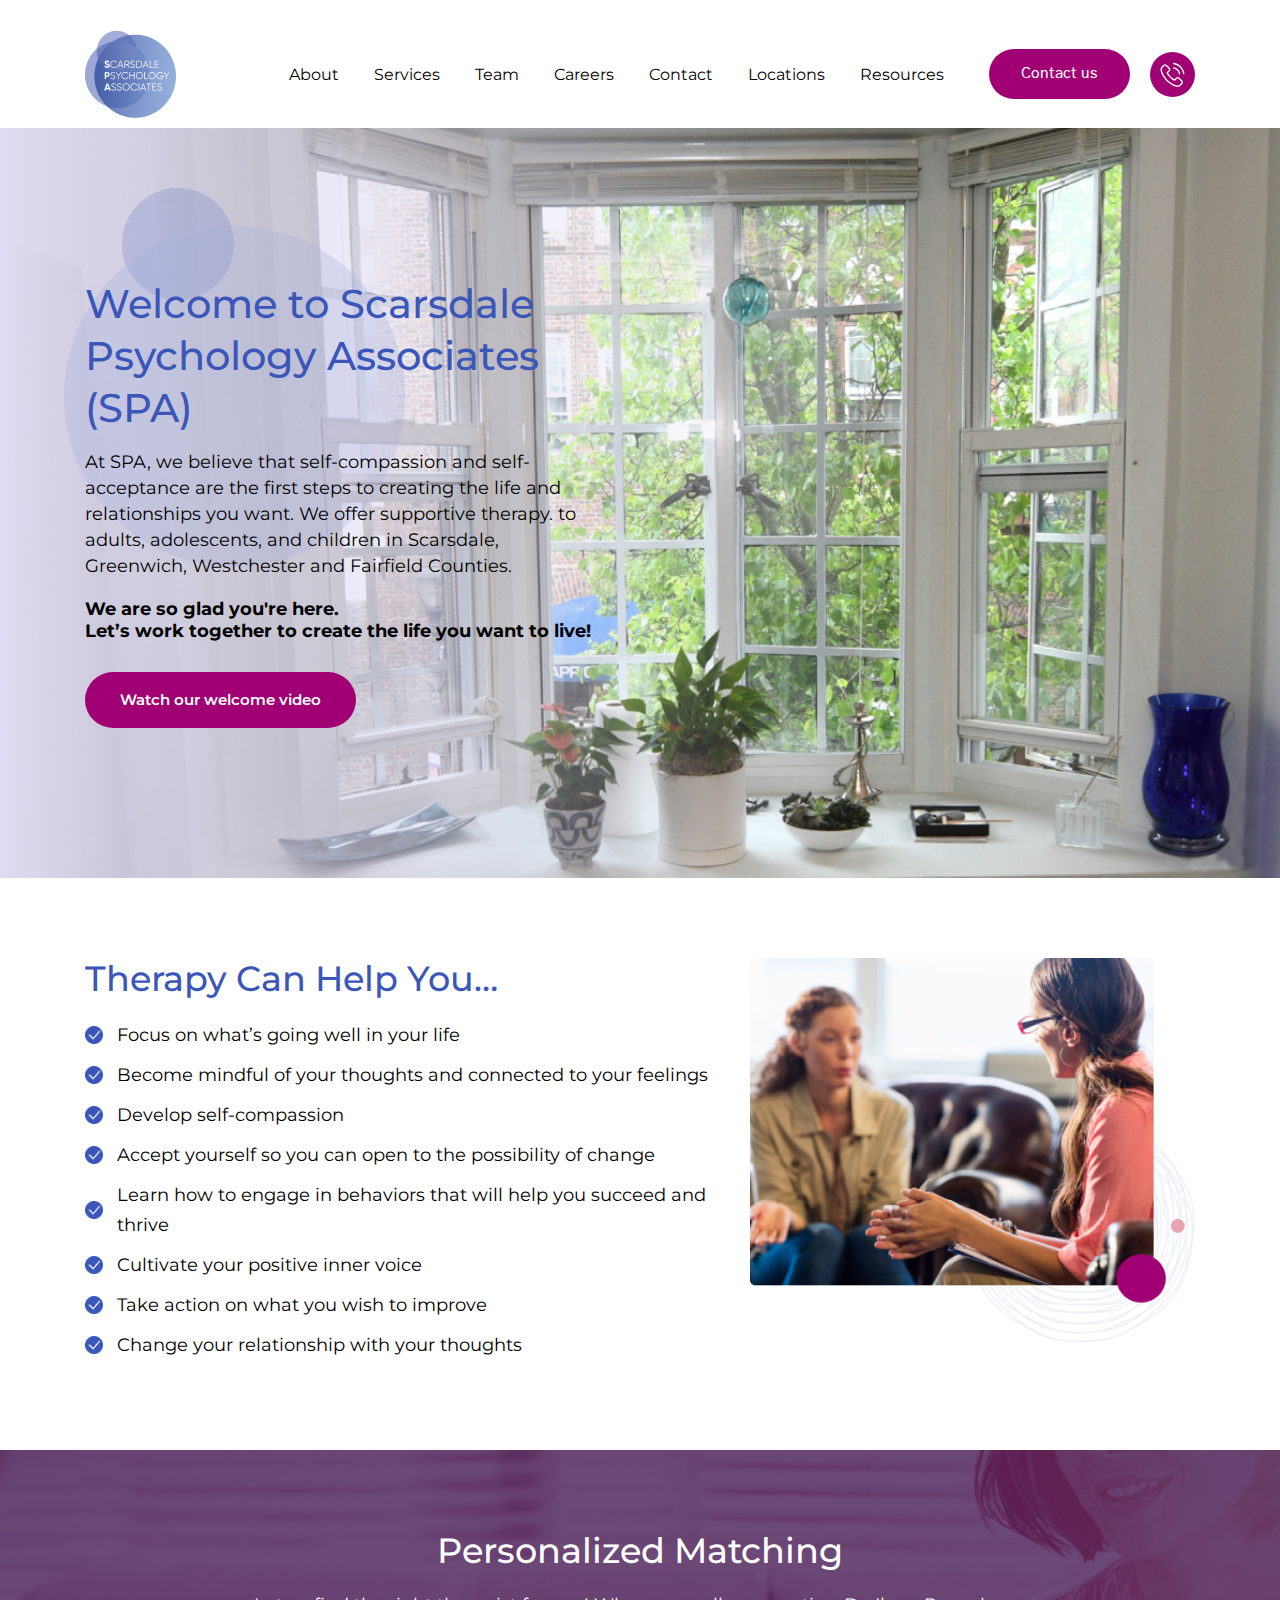
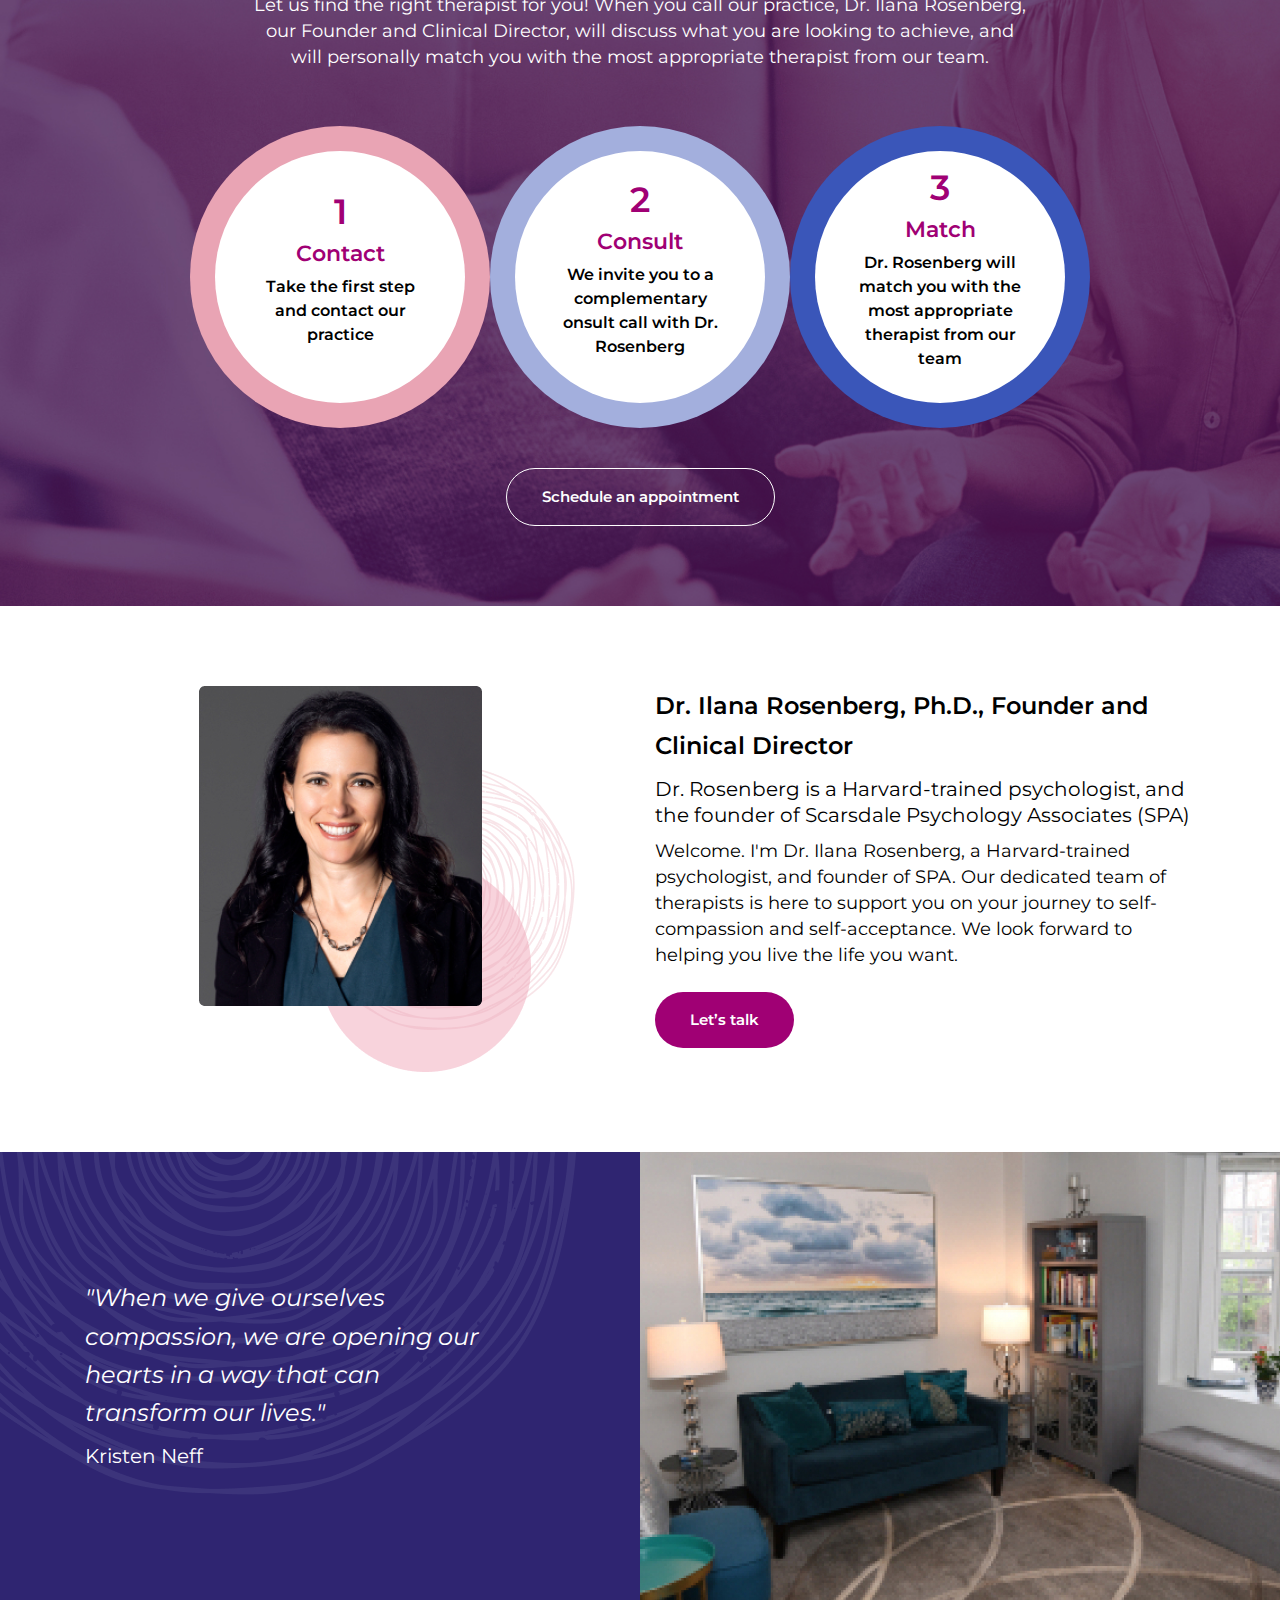
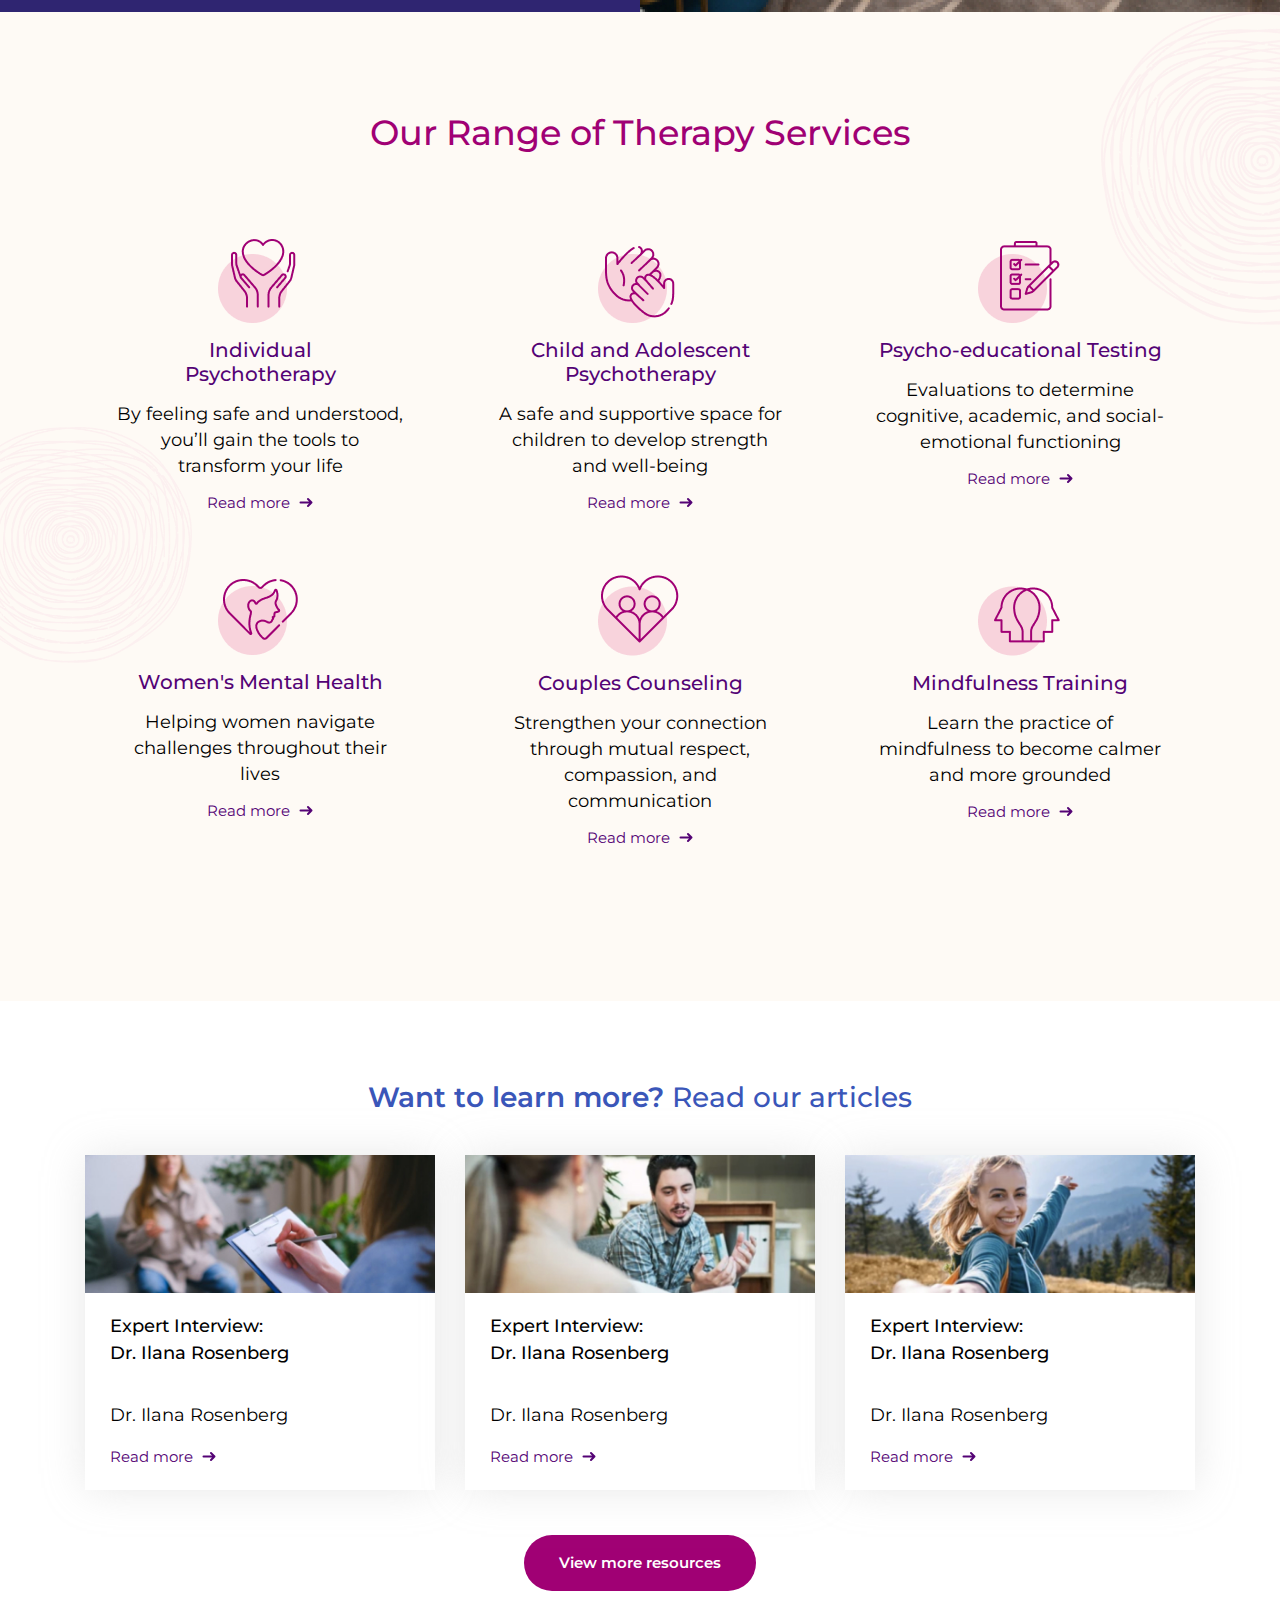
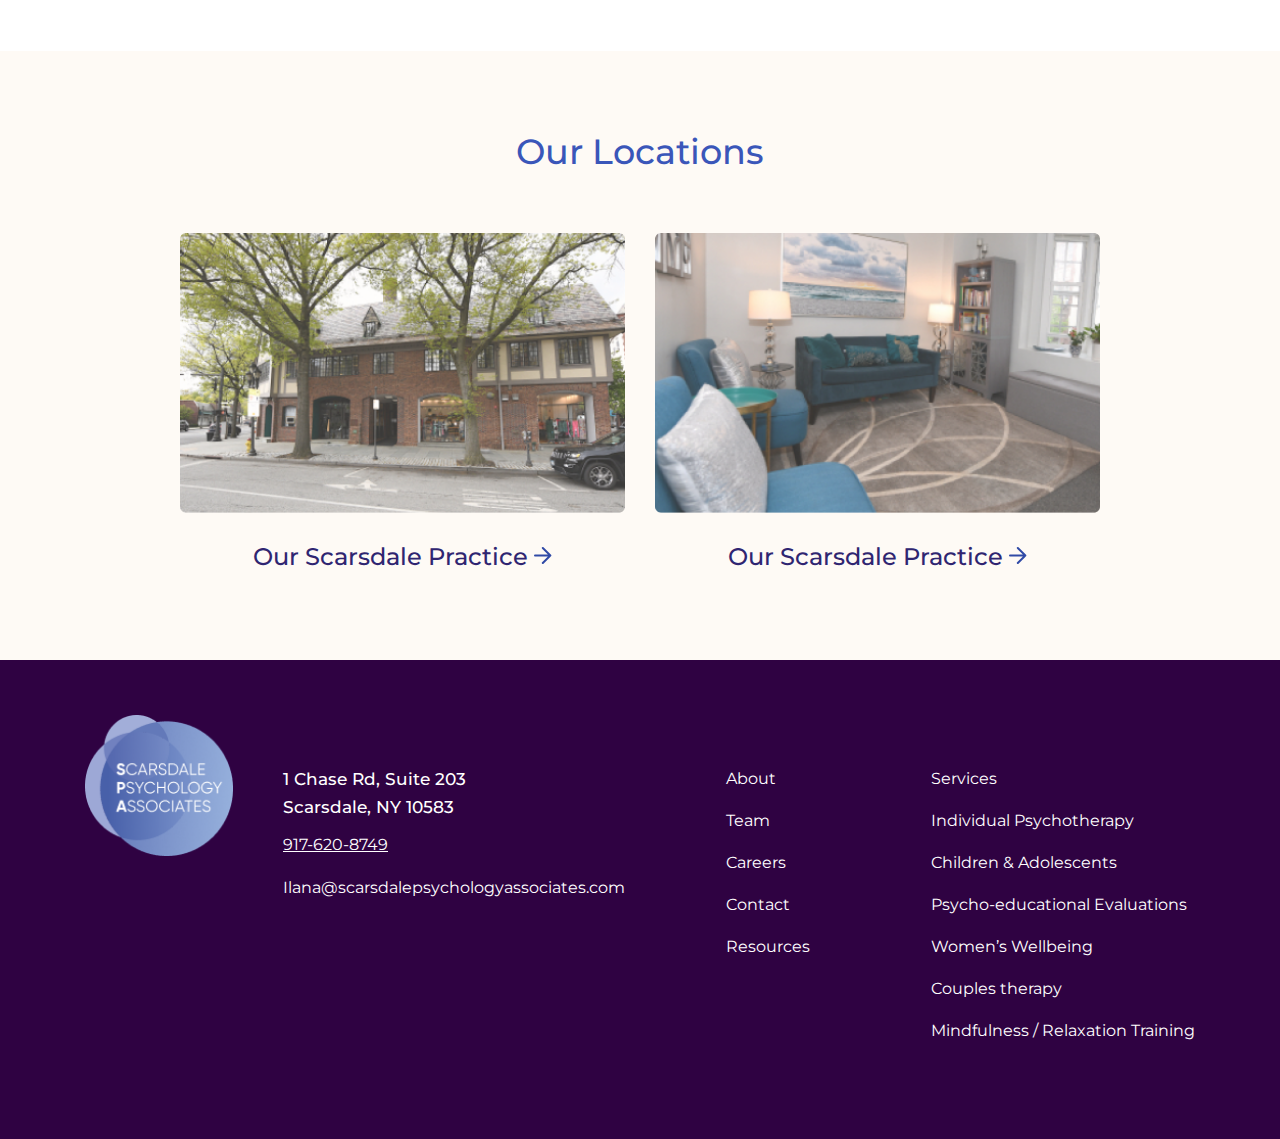
<file: index.html>
<!DOCTYPE html>
<html lang="en">
   <head>
      <meta charset="UTF-8">
      <meta http-equiv="X-UA-Compatible" content="IE=edge">
      <meta name="viewport" content="width=device-width, initial-scale=1.0">
      <title>Spa-Homepage</title>
      <!------ CSS here ----->
      <link rel="stylesheet" href="assets/css/magnific-popup.css">
      <!--Magnific-Popup-Css -->
      <link rel="stylesheet" href="assets/css/slick.css">
      <!-- Slick Css -->
      <link rel="stylesheet" href="assets/css/bootstrap.min.css">
      <!-- Boostrap Min Css -->
      <link rel="stylesheet" href="style.css">
      <!-- Main CSS -->
   </head>
   <body>
      <div id="page">
         <!------- Html Start ------------>
         <!----- Header-Start-------->
         <header class="main-header">
            <div class="container">
               <div class="logo">
                  <a href="index.html">
                     <img src="assets/images/logo.png">
                  </a>
               </div>
               <div class="main-menu">
                  <ul>
                     <li>
                        <a href="about.html">About</a>
                     </li>
                     <li>
                        <a href="service.html">Services</a>
                     </li>
                     <li>
                        <a href="Team.html">Team</a>
                     </li>
                     <li>
                        <a href="careers.html">Careers</a>
                     </li>
                     <li>
                        <a href="#">Contact</a>
                     </li>
                     <li>
                        <a href="#">Locations</a>
                     </li>
                     <li>
                        <a href="#">Resources</a>
                     </li>
                  </ul>
                  <div class="hamburger">
                     <span class="bar"></span>
                     <span class="bar"></span>
                     <span class="bar"></span>
                  </div>
               </div>
               <div class="header-btn-right">
                  <a href="#" class="site-btn">Contact us</a>
                  <a href="tel:01864067413" class="phone-btn">
                     <svg width="25" height="25" viewBox="0 0 24 25" fill="currentColor">
                        <path d="M18.9777 15.6992C18.4856 15.1869 17.8921 14.913 17.2631 14.913C16.6392 14.913 16.0406 15.1818 15.5282 15.6942L13.9252 17.2921C13.7934 17.2211 13.6615 17.1551 13.5346 17.0892C13.352 16.9979 13.1796 16.9116 13.0324 16.8203C11.5309 15.8666 10.1663 14.6238 8.85758 13.0158C8.22349 12.2143 7.79738 11.5396 7.48794 10.8548C7.90391 10.4743 8.28944 10.0786 8.66482 9.69819C8.80686 9.55615 8.94889 9.40904 9.09093 9.26701C10.1562 8.20173 10.1562 6.82195 9.09093 5.75667L7.70607 4.37182C7.54882 4.21456 7.38649 4.05223 7.23431 3.88991C6.92994 3.5754 6.61036 3.25074 6.28063 2.94638C5.78858 2.45939 5.20014 2.20068 4.58126 2.20068C3.96239 2.20068 3.36381 2.45939 2.85653 2.94638C2.85146 2.95145 2.85146 2.95145 2.84639 2.95652L1.12166 4.69647C0.472347 5.34578 0.102037 6.13713 0.0208736 7.05529C-0.100872 8.53653 0.335383 9.91632 0.670184 10.8193C1.49197 13.0361 2.71957 15.0905 4.55083 17.2921C6.77269 19.9451 9.44602 22.0402 12.4998 23.5163C13.6665 24.0693 15.2239 24.7236 16.9638 24.8352C17.0703 24.8403 17.1819 24.8454 17.2834 24.8454C18.4552 24.8454 19.4393 24.4243 20.2104 23.5873C20.2154 23.5772 20.2256 23.5721 20.2307 23.562C20.4944 23.2424 20.7988 22.9533 21.1184 22.6438C21.3365 22.4358 21.5597 22.2177 21.7778 21.9894C22.28 21.4669 22.5438 20.8582 22.5438 20.2343C22.5438 19.6052 22.275 19.0016 21.7626 18.4943L18.9777 15.6992ZM20.7937 21.0408C20.7887 21.0459 20.7887 21.0408 20.7937 21.0408C20.5959 21.2539 20.393 21.4466 20.1749 21.6597C19.8451 21.9742 19.5103 22.3039 19.1958 22.6743C18.6835 23.2221 18.0798 23.4808 17.2885 23.4808C17.2124 23.4808 17.1312 23.4808 17.0551 23.4757C15.5485 23.3794 14.1484 22.7909 13.0984 22.2887C10.2272 20.8988 7.70607 18.9255 5.61103 16.4246C3.88123 14.3397 2.72464 12.4121 1.95866 10.3424C1.48689 9.07932 1.31442 8.0952 1.39051 7.16689C1.44124 6.57338 1.66951 6.08133 2.09055 5.66029L3.82035 3.93049C4.06892 3.69714 4.3327 3.57032 4.59141 3.57032C4.91099 3.57032 5.1697 3.76309 5.33203 3.92541C5.3371 3.93049 5.34218 3.93556 5.34725 3.94063C5.65668 4.22978 5.9509 4.52907 6.26034 4.84865C6.4176 5.01098 6.57992 5.17331 6.74225 5.34071L8.12711 6.72557C8.66482 7.26328 8.66482 7.7604 8.12711 8.29811C7.98 8.44522 7.83796 8.59233 7.69085 8.73437C7.26474 9.17062 6.85892 9.57644 6.4176 9.97212C6.40745 9.98226 6.3973 9.98734 6.39223 9.99748C5.95598 10.4337 6.03714 10.8598 6.12845 11.149C6.13352 11.1642 6.1386 11.1794 6.14367 11.1946C6.50383 12.0672 7.01111 12.8889 7.78216 13.868L7.78723 13.8731C9.18731 15.5978 10.6635 16.9421 12.2918 17.9718C12.4998 18.1037 12.7129 18.2102 12.9158 18.3117C13.0984 18.403 13.2709 18.4892 13.418 18.5806C13.4383 18.5907 13.4586 18.6059 13.4788 18.6161C13.6513 18.7023 13.8136 18.7429 13.981 18.7429C14.4021 18.7429 14.6659 18.4791 14.7521 18.3929L16.487 16.658C16.6595 16.4855 16.9334 16.2775 17.253 16.2775C17.5675 16.2775 17.8262 16.4754 17.9834 16.6478C17.9885 16.6529 17.9885 16.6529 17.9936 16.658L20.7887 19.4531C21.3112 19.9705 21.3112 20.5031 20.7937 21.0408Z" fill="white" />
                        <path d="M12.9717 6.52758C14.3007 6.75078 15.508 7.3798 16.4718 8.34362C17.4357 9.30744 18.0596 10.5148 18.2879 11.8438C18.3437 12.1786 18.6328 12.412 18.9626 12.412C19.0031 12.412 19.0386 12.4069 19.0792 12.4018C19.4546 12.3409 19.7032 11.9858 19.6423 11.6105C19.3684 10.0024 18.6075 8.53639 17.4458 7.37473C16.2842 6.21307 14.8181 5.45216 13.2101 5.17824C12.8347 5.11736 12.4847 5.36593 12.4187 5.73624C12.3528 6.10655 12.5963 6.46671 12.9717 6.52758Z" fill="white" />
                        <path d="M23.9896 11.4127C23.5381 8.76477 22.2902 6.35522 20.3727 4.43773C18.4553 2.52023 16.0457 1.27234 13.3977 0.820865C13.0274 0.75492 12.6774 1.00856 12.6115 1.37887C12.5506 1.75425 12.7991 2.10427 13.1745 2.17021C15.5384 2.57096 17.6943 3.69203 19.4089 5.40155C21.1235 7.11613 22.2395 9.27205 22.6403 11.6359C22.6961 11.9707 22.9852 12.2041 23.3149 12.2041C23.3555 12.2041 23.391 12.199 23.4316 12.1939C23.8019 12.1381 24.0556 11.7831 23.9896 11.4127Z" fill="white" />
                     </svg>
                  </a>
               </div>
            </div>
         </header>
         <!-----Header-End---------->
         <!------Banner-Section-Start-------->
         <section class="home banner-wrapper" style="background-image: url(assets/images/home-banner.jpg);">
            <div class="banner-shape">
               <img src="assets//images/shape-1.png">
            </div>
            <div class="container">
               <div class="row">
                  <div class="col-md-12">
                     <div class="banner-item">
                        <h1>Welcome to Scarsdale Psychology Associates (SPA)</h1>
                        <p> At SPA, we believe that self-compassion and self-acceptance are the first steps to creating the life and relationships you want. We offer supportive therapy. to adults, adolescents, and children in Scarsdale, Greenwich, Westchester and Fairfield Counties. </p>
                        <h5 class="banner-sm-content">We are so glad you're here. <br /> Let’s work together to create the life you want to live! </h5>
                        <div class="banner-btn">
                           <a href="#" class="site-btn">Watch our welcome video</a>
                        </div>
                     </div>
                  </div>
               </div>
            </div>
         </section>
         <!------Banner-Section-End-------->
         <!------About-Section-Start------>
         <section class="about-wrapper">
            <div class="container">
               <div class="row">
                  <div class="col-12 col-lg-7">
                     <div class="section-title">
                        <h2 class="primary-text">Therapy Can Help You…</h2>
                     </div>
                     <ul class="about-list">
                        <li>Focus on what’s going well in your life</li>
                        <li>Become mindful of your thoughts and connected to your feelings</li>
                        <li>Develop self-compassion</li>
                        <li>Accept yourself so you can open to the possibility of change</li>
                        <li>Learn how to engage in behaviors that will help you succeed and thrive</li>
                        <li>Cultivate your positive inner voice</li>
                        <li>Take action on what you wish to improve</li>
                        <li>Change your relationship with your thoughts</li>
                     </ul>
                  </div>
                  <div class="col-12 col-lg-5">
                     <div class="about-right">
                        <img src="assets/images/about-image-1.png">
                     </div>
                  </div>
               </div>
            </div>
         </section>
         <!------About-Section-End-------->
         <!------Personalize-Section-Start-------->
         <section class="personalize-matching-wrapper">
            <div class="container">
               <div class="row">
                  <div class="col-md-12 text-center">
                     <div class="section-title">
                        <h2>Personalized Matching</h2>
                        <p> Let us find the right therapist for you! When you call our practice, Dr. Ilana Rosenberg, our Founder and Clinical Director, will discuss what you are looking to achieve, and will personally match you with the most appropriate therapist from our team. </p>
                     </div>
                  </div>
               </div>
               <div class="row">
                  <div class="col-md-12">
                     <div class="personalize-box-wrap">
                        <div class="count-circle-box">
                           <div class="count-content">
                              <h2>1</h2>
                              <h4>Contact</h4>
                              <p>Take the first step and contact our practice</p>
                           </div>
                        </div>
                        <div class="count-circle-box">
                           <div class="count-content">
                              <h2>2</h2>
                              <h4>Consult</h4>
                              <p>We invite you to a complementary onsult call with Dr. Rosenberg</p>
                           </div>
                        </div>
                        <div class="count-circle-box">
                           <div class="count-content">
                              <h2>3</h2>
                              <h4>Match</h4>
                              <p>Dr. Rosenberg will match you with the most appropriate therapist from our team</p>
                           </div>
                        </div>
                     </div>
                     <div class="appointment-btn">
                        <a href="#" class="site-btn">Schedule an appointment</a>
                     </div>
                  </div>
               </div>
            </div>
         </section>
         <!------Personalize-Section-End-------->
         <!------About-Section-Start------>
         <section class="about-wrapper">
            <div class="container">
               <div class="row">
                  <div class="col-12 col-md-6 order-md-2">
                     <div class="about-content">
                        <h4>Dr. Ilana Rosenberg, Ph.D., Founder and Clinical Director</h4>
                        <span>Dr. Rosenberg is a Harvard-trained psychologist, and the founder of Scarsdale Psychology Associates (SPA)</span>
                        <p> Welcome. I'm Dr. Ilana Rosenberg, a Harvard-trained psychologist, and founder of SPA. Our dedicated team of therapists is here to support you on your journey to self-compassion and self-acceptance. We look forward to helping you live the life you want. </p>
                        <a href="#" class="site-btn">Let’s talk</a>
                     </div>
                  </div>
                  <div class="col-12 col-md-6 order-md-0">
                     <div class="about-right float-md-right">
                        <img src="assets/images/about-image-2.png">
                     </div>
                  </div>
               </div>
            </div>
         </section>
         <!------About-Section-End-------->
         <!------Ourselves-Section-Start-------->
         <section class="ourselves-wrapper">
            <div class="ourselves-shape">
               <img src="assets/images/shape-2.png">
            </div>
            <div class="container">
               <div class="ourselves-content">
                  <span>"When we give ourselves compassion, we are opening our hearts in a way that can transform our lives."</span>
                  <p>Kristen Neff</p>
               </div>
            </div>
         </section>
         <!------Ourselves-Section-End-------->
         <!------Our-Service-Section-Start------>
         <section class="our-service-wrapper">
            <div>
               <img class="service-shape shape-1" src="assets/images/service-bg-shpe-1.png">
               <img class="service-shape shape-2" src="assets/images/service-bg-shpe-2.png">
            </div>
            <div class="container">
               <div class="row">
                  <div class="col-md-12 text-center">
                     <div class="section-title">
                        <h2>Our Range of Therapy Services</h2>
                     </div>
                  </div>
               </div>
               <div class="row">
                  <div class="col-12 col-md-6 col-lg-4">
                     <div class="service-box">
                        <div class="service-icon">
                           <img src="assets/images/service-icon-1.png">
                        </div>
                        <div class="service-content">
                           <h5>Individual <br /> Psychotherapy </h5>
                           <p>By feeling safe and understood, you’ll gain the tools to transform your life</p>
                           <a href="#" class="read-more-btn"> Read more <span>
                                 <svg width="14" height="11" viewBox="0 0 14 11" fill="currentColor">
                                    <path d="M8.97585 1.97585L12.5 5.5M12.5 5.5L8.97585 9.02415M12.5 5.5L1.5 5.5" stroke="#540375" stroke-width="2" stroke-linecap="round" />
                                 </svg>
                              </span>
                           </a>
                        </div>
                     </div>
                  </div>
                  <div class="col-12 col-md-6 col-lg-4">
                     <div class="service-box">
                        <div class="service-icon">
                           <img src="assets/images/service-icon-2.png">
                        </div>
                        <div class="service-content">
                           <h5>Child and Adolescent Psychotherapy</h5>
                           <p>A safe and supportive space for children to develop strength and well-being</p>
                           <a href="#" class="read-more-btn"> Read more <span>
                                 <svg width="14" height="11" viewBox="0 0 14 11" fill="currentColor">
                                    <path d="M8.97585 1.97585L12.5 5.5M12.5 5.5L8.97585 9.02415M12.5 5.5L1.5 5.5" stroke="#540375" stroke-width="2" stroke-linecap="round" />
                                 </svg>
                              </span>
                           </a>
                        </div>
                     </div>
                  </div>
                  <div class="col-12 col-md-6 col-lg-4">
                     <div class="service-box">
                        <div class="service-icon">
                           <img src="assets/images/service-icon-3.png">
                        </div>
                        <div class="service-content">
                           <h5>Psycho-educational Testing</h5>
                           <p>Evaluations to determine cognitive, academic, and social-emotional functioning</p>
                           <a href="#" class="read-more-btn"> Read more <span>
                                 <svg width="14" height="11" viewBox="0 0 14 11" fill="currentColor">
                                    <path d="M8.97585 1.97585L12.5 5.5M12.5 5.5L8.97585 9.02415M12.5 5.5L1.5 5.5" stroke="#540375" stroke-width="2" stroke-linecap="round" />
                                 </svg>
                              </span>
                           </a>
                        </div>
                     </div>
                  </div>
                  <div class="col-12 col-md-6 col-lg-4">
                     <div class="service-box">
                        <div class="service-icon">
                           <img src="assets/images/service-icon-4.png">
                        </div>
                        <div class="service-content">
                           <h5>Women's Mental Health</h5>
                           <p>Helping women navigate challenges throughout their lives</p>
                           <a href="#" class="read-more-btn"> Read more <span>
                                 <svg width="14" height="11" viewBox="0 0 14 11" fill="currentColor">
                                    <path d="M8.97585 1.97585L12.5 5.5M12.5 5.5L8.97585 9.02415M12.5 5.5L1.5 5.5" stroke="#540375" stroke-width="2" stroke-linecap="round" />
                                 </svg>
                              </span>
                           </a>
                        </div>
                     </div>
                  </div>
                  <div class="col-12 col-md-6 col-lg-4">
                     <div class="service-box">
                        <div class="service-icon">
                           <img src="assets/images/service-icon-5.png">
                        </div>
                        <div class="service-content">
                           <h5>Couples Counseling</h5>
                           <p>Strengthen your connection through mutual respect, compassion, and communication</p>
                           <a href="#" class="read-more-btn"> Read more <span>
                                 <svg width="14" height="11" viewBox="0 0 14 11" fill="currentColor">
                                    <path d="M8.97585 1.97585L12.5 5.5M12.5 5.5L8.97585 9.02415M12.5 5.5L1.5 5.5" stroke="#540375" stroke-width="2" stroke-linecap="round" />
                                 </svg>
                              </span>
                           </a>
                        </div>
                     </div>
                  </div>
                  <div class="col-12 col-md-6 col-lg-4">
                     <div class="service-box">
                        <div class="service-icon">
                           <img src="assets/images/service-icon-6.png">
                        </div>
                        <div class="service-content">
                           <h5>Mindfulness Training</h5>
                           <p>Learn the practice of mindfulness to become calmer and more grounded</p>
                           <a href="#" class="read-more-btn"> Read more <span>
                                 <svg width="14" height="11" viewBox="0 0 14 11" fill="currentColor">
                                    <path d="M8.97585 1.97585L12.5 5.5M12.5 5.5L8.97585 9.02415M12.5 5.5L1.5 5.5" stroke="#540375" stroke-width="2" stroke-linecap="round" />
                                 </svg>
                              </span>
                           </a>
                        </div>
                     </div>
                  </div>
               </div>
            </div>
         </section>
         <!------Our-Service-Section-End-------->
         <!------Our-Articles-Section-Start-------->
         <section class="our-articles-blog-wrapper">
            <div class="container">
               <div class="row">
                  <div class="col-md-12 text-center">
                     <div class="section-title">
                        <h3>
                           <span>Want to learn more?</span> Read our articles
                        </h3>
                     </div>
                  </div>
               </div>
               <div class="row">
                  <div class="col-12 col-md-6 col-lg-4">
                     <div class="articles-blog-box">
                        <div class="articles-image">
                           <img src="assets/images/articles-image.jpg">
                        </div>
                        <div class="articles-content">
                           <h5>
                              <a href="#">Expert Interview: <br />Dr. Ilana Rosenberg </a>
                           </h5>
                           <span class="author">Dr. Ilana Rosenberg</span>
                           <a href="#" class="read-more-btn"> Read more <span>
                                 <svg width="14" height="11" viewBox="0 0 14 11" fill="currentColor">
                                    <path d="M8.97585 1.97585L12.5 5.5M12.5 5.5L8.97585 9.02415M12.5 5.5L1.5 5.5" stroke="#540375" stroke-width="2" stroke-linecap="round" />
                                 </svg>
                              </span>
                           </a>
                        </div>
                     </div>
                  </div>
                  <div class="col-12 col-md-6 col-lg-4">
                     <div class="articles-blog-box">
                        <div class="articles-image">
                           <img src="assets/images/articles-image-2.jpg">
                        </div>
                        <div class="articles-content">
                           <h5>
                              <a href="#">Expert Interview: <br />Dr. Ilana Rosenberg </a>
                           </h5>
                           <span class="author">Dr. Ilana Rosenberg</span>
                           <a href="#" class="read-more-btn"> Read more <span>
                                 <svg width="14" height="11" viewBox="0 0 14 11" fill="currentColor">
                                    <path d="M8.97585 1.97585L12.5 5.5M12.5 5.5L8.97585 9.02415M12.5 5.5L1.5 5.5" stroke="#540375" stroke-width="2" stroke-linecap="round" />
                                 </svg>
                              </span>
                           </a>
                        </div>
                     </div>
                  </div>
                  <div class="col-12 col-md-6 col-lg-4">
                     <div class="articles-blog-box">
                        <div class="articles-image">
                           <img src="assets/images/articles-image-3.jpg">
                        </div>
                        <div class="articles-content">
                           <h5>
                              <a href="#">Expert Interview: <br />Dr. Ilana Rosenberg </a>
                           </h5>
                           <span class="author">Dr. Ilana Rosenberg</span>
                           <a href="#" class="read-more-btn"> Read more <span>
                                 <svg width="14" height="11" viewBox="0 0 14 11" fill="currentColor">
                                    <path d="M8.97585 1.97585L12.5 5.5M12.5 5.5L8.97585 9.02415M12.5 5.5L1.5 5.5" stroke="#540375" stroke-width="2" stroke-linecap="round" />
                                 </svg>
                              </span>
                           </a>
                        </div>
                     </div>
                  </div>
               </div>
               <div class="text-center">
                  <a href="#" class="site-btn">View more resources</a>
               </div>
            </div>
         </section>
         <!------Our-Articles-Section-End-------->
         <!------Our-Locations-Section-Start-------->
         <section class="our-locations-wrapper">
            <div class="container">
               <div class="row">
                  <div class="col-md-12 text-center">
                     <div class="section-title">
                        <h2>Our Locations</h2>
                     </div>
                  </div>
               </div>
               <div class="row justify-content-center">
                  <div class="col-12 col-md-6 col-lg-5">
                     <div class="locations-box">
                        <a href="assets/images/home-image-1.png" class="addres-home">
                           <img src="assets/images/home-image-1.png">
                        </a>
                        <h4>
                           <a href="#"> Our Scarsdale Practice <svg width="18" height="19" viewBox="0 0 18 19" fill="none" xmlns="http://www.w3.org/2000/svg">
                                 <path d="M8.79937 1.95318L16.3462 9.5M16.3462 9.5L8.79937 17.0468M16.3462 9.5H0.999997" stroke="#304AA6" stroke-width="2" stroke-linecap="round" />
                              </svg>
                           </a>
                        </h4>
                     </div>
                  </div>
                  <div class="col-12 col-md-6 col-lg-5">
                     <div class="locations-box">
                        <a href="assets/images/home-image-2.png" class="addres-home">
                           <img src="assets/images/home-image-2.png">
                        </a>
                        <h4>
                           <a href="#"> Our Scarsdale Practice <svg width="18" height="19" viewBox="0 0 18 19" fill="none" xmlns="http://www.w3.org/2000/svg">
                                 <path d="M8.79937 1.95318L16.3462 9.5M16.3462 9.5L8.79937 17.0468M16.3462 9.5H0.999997" stroke="#304AA6" stroke-width="2" stroke-linecap="round" />
                              </svg>
                           </a>
                        </h4>
                     </div>
                  </div>
               </div>
            </div>
         </section>
         <!------Our-Locations-Section-End-------->
         <!-- Footer Section Start -->
         <footer class="footer-wrapper">
            <div class="container">
               <div class="row">
                  <div class="col-12 col-lg-6">
                     <div class="footer-widget">
                        <div class="footer-logo">
                           <img src="assets/images/footer-logo.png">
                        </div>
                        <div class="footer-info">
                           <h5 class="footer-subtitle">1 Chase Rd, Suite 203 <br /> Scarsdale, NY 10583 </h5>
                           <p>
                              <a href="tel:917-620-8749" class="contact-number">917-620-8749</a>
                           </p>
                           <p>
                              <a href="mailto:Ilana@scarsdalepsychologyassociates.com">Ilana@scarsdalepsychologyassociates.com</a>
                           </p>
                        </div>
                     </div>
                  </div>
                  <div class="col-12 col-lg-6">
                     <div class="footer-widget">
                        <div class="footer-list">
                           <ul>
                              <li>
                                 <a href="#">About</a>
                              </li>
                              <li>
                                 <a href="#">Team</a>
                              </li>
                              <li>
                                 <a href="#">Careers</a>
                              </li>
                              <li>
                                 <a href="#">Contact</a>
                              </li>
                              <li>
                                 <a href="#">Resources</a>
                              </li>
                           </ul>
                        </div>
                        <div class="footer-list">
                           <ul>
                              <li>
                                 <a href="#">Services</a>
                              </li>
                              <li>
                                 <a href="#">Individual Psychotherapy</a>
                              </li>
                              <li>
                                 <a href="#">Children & Adolescents</a>
                              </li>
                              <li>
                                 <a href="#">Psycho-educational Evaluations</a>
                              </li>
                              <li>
                                 <a href="#">Women’s Wellbeing</a>
                              </li>
                              <li>
                                 <a href="#">Couples therapy</a>
                              </li>
                              <li>
                                 <a href="#">Mindfulness / Relaxation Training</a>
                              </li>
                           </ul>
                        </div>
                     </div>
                  </div>
               </div>
            </div>
         </footer>
         <!-- Footer Section End -->
         <!--------- JS here -------->
         <script src="assets/js/jquery-1.12.4.min.js"></script>
         <script src="assets/js/slick.min.js"></script>
         <script src="assets/js/jquery.magnific-popup.min.js"></script>
         <script src="assets/js/main.js"></script>
      </div>
   </body>
</html>
</file>
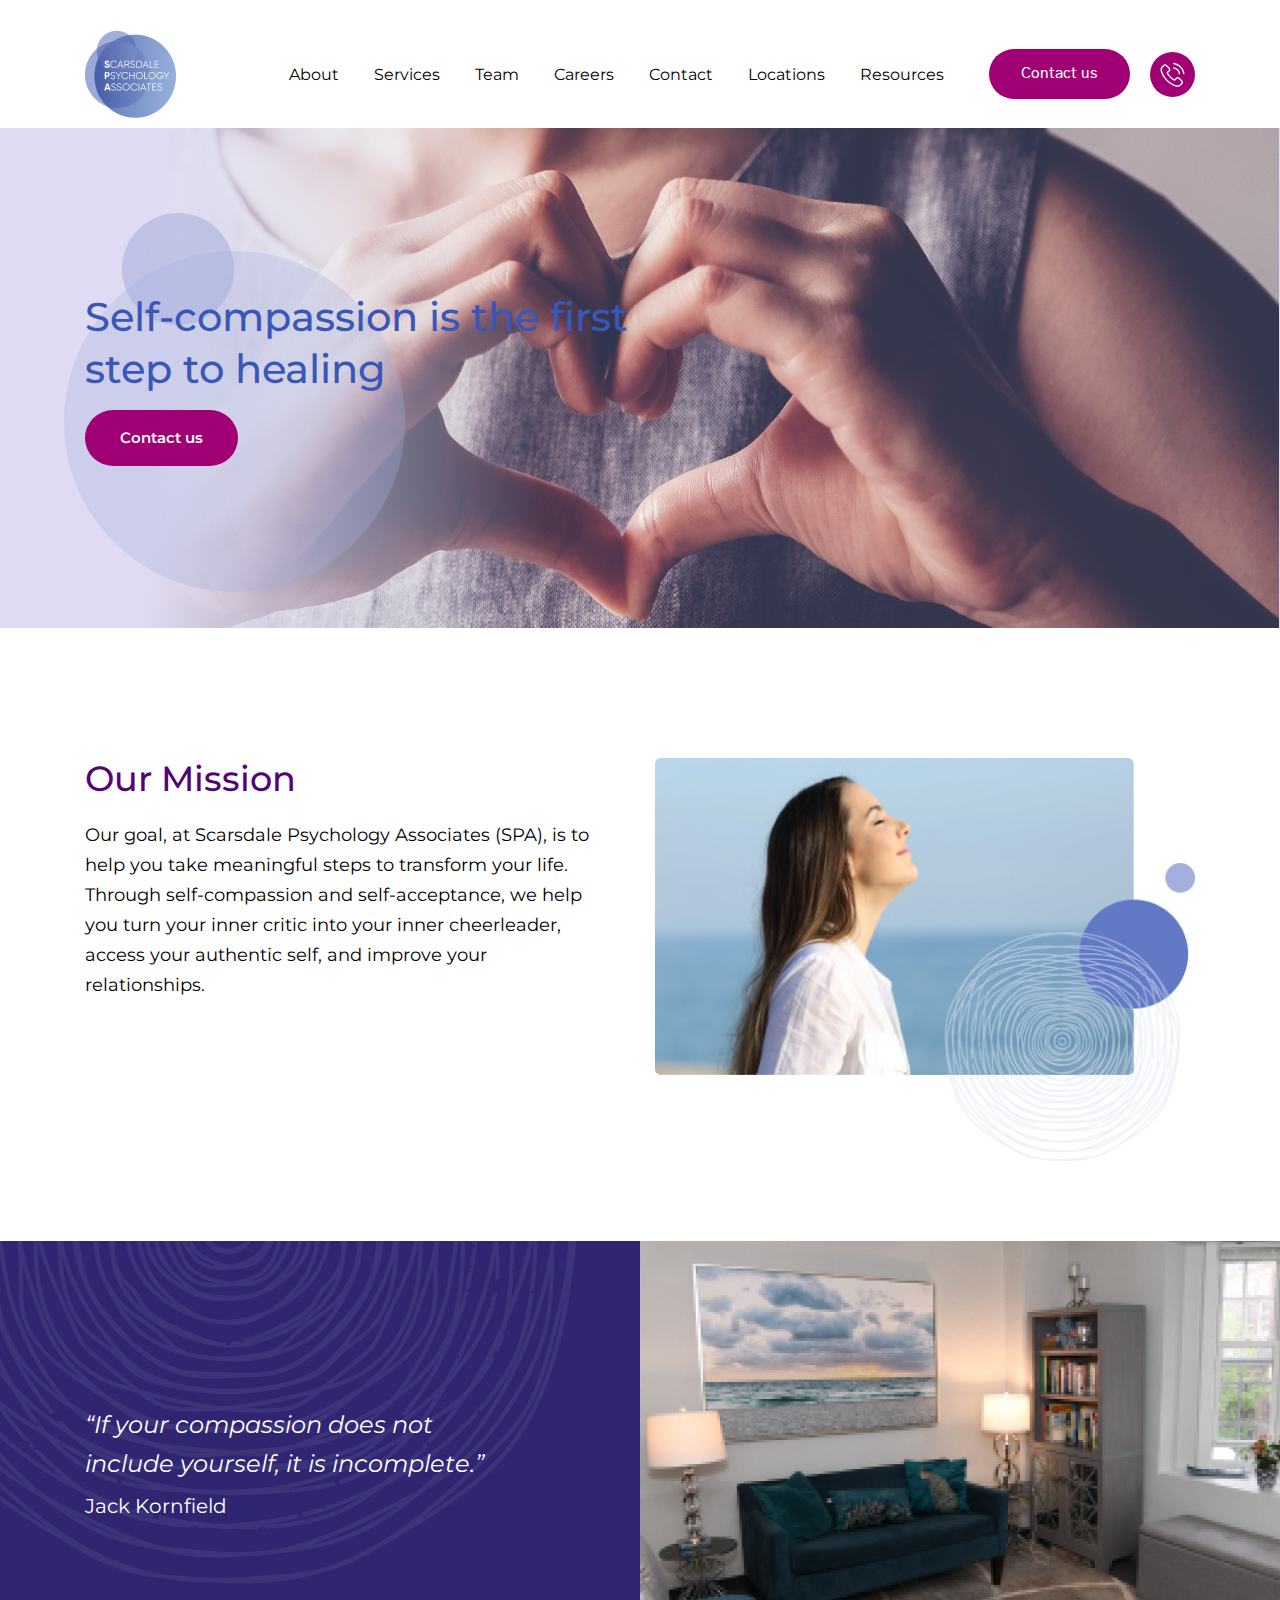
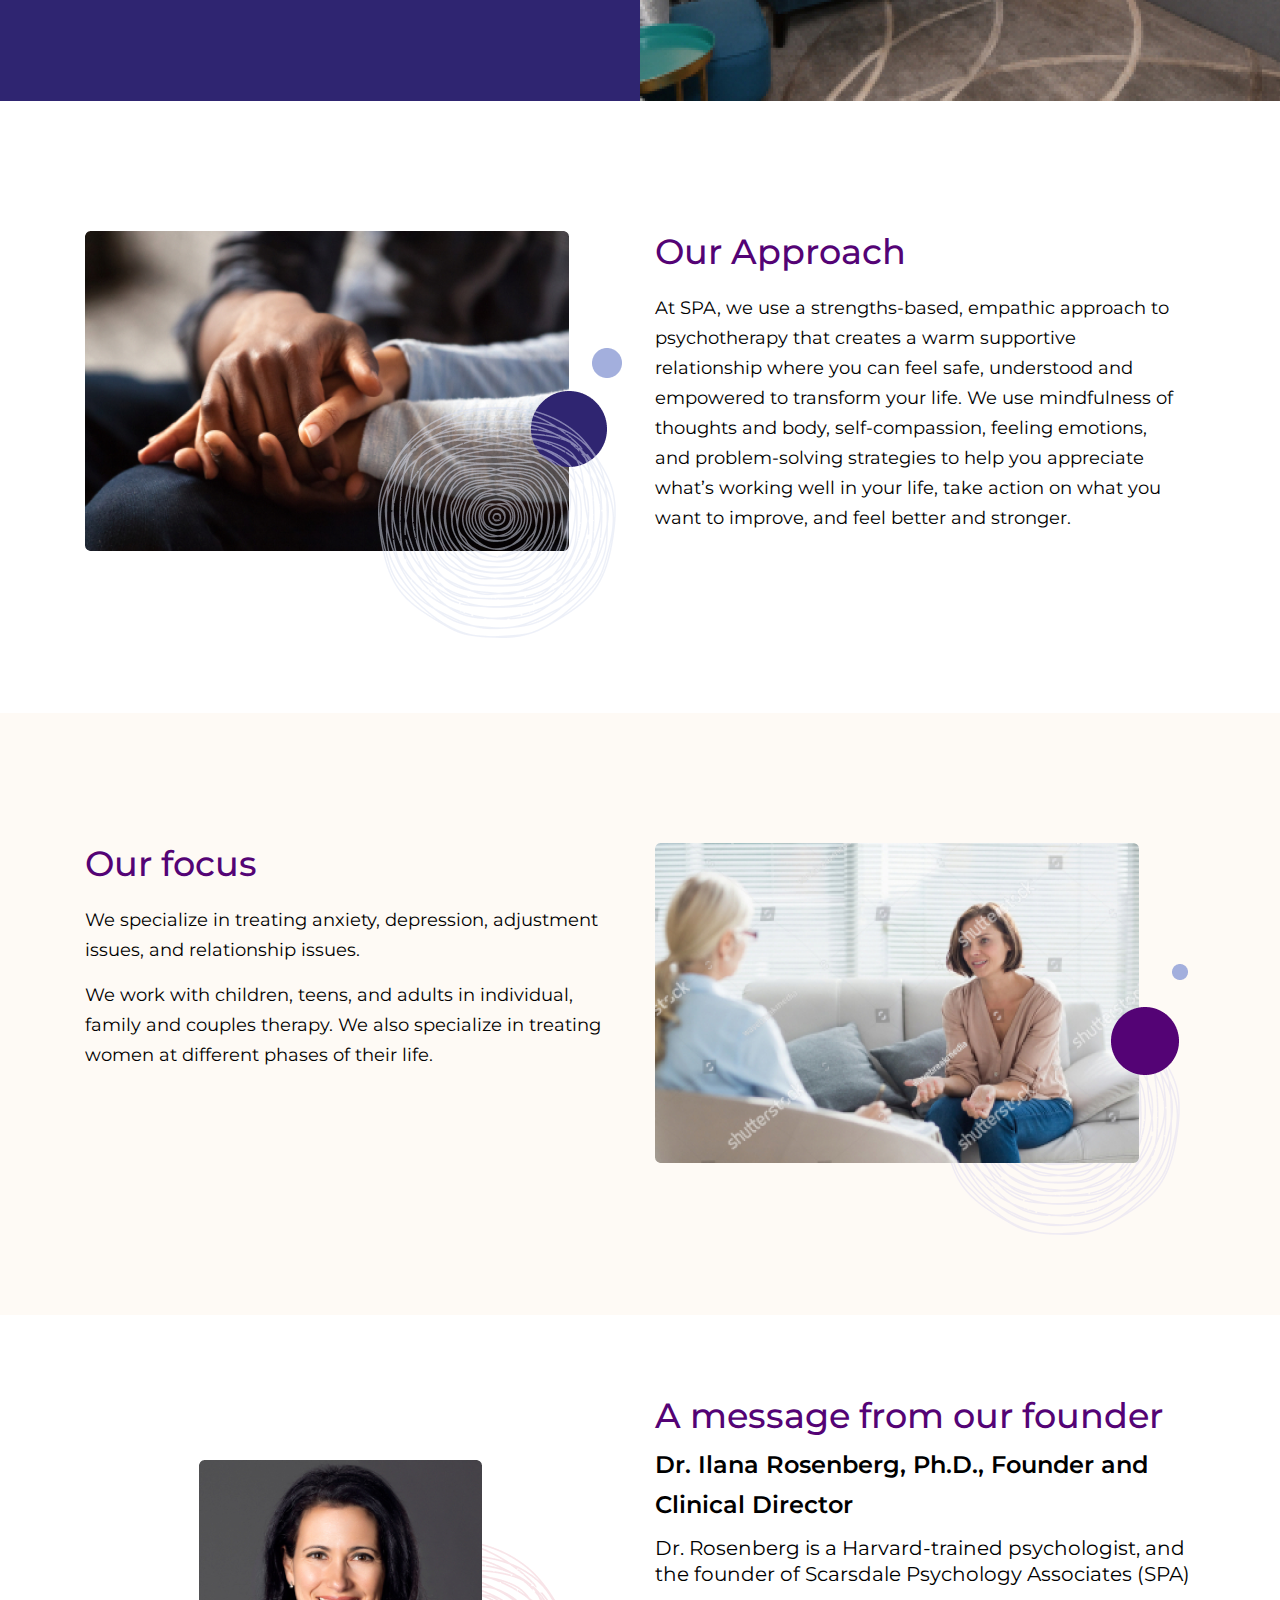
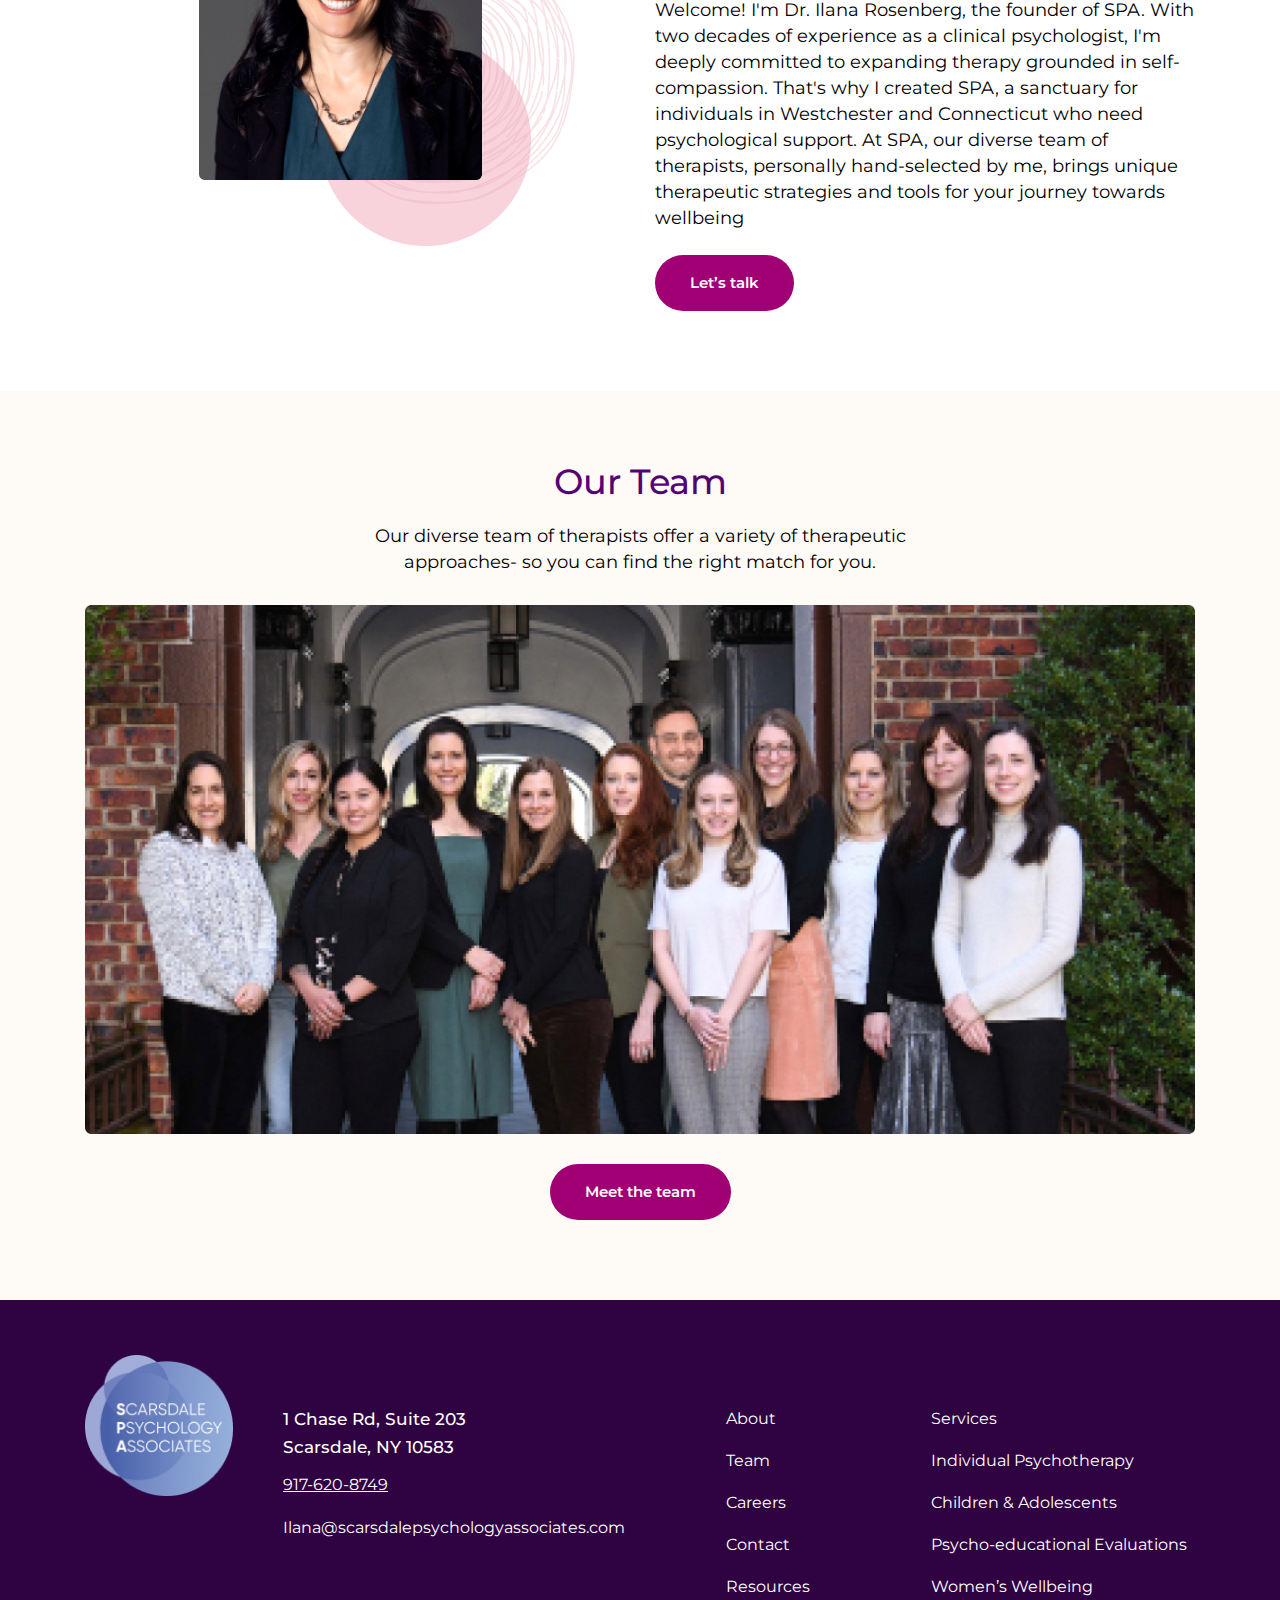
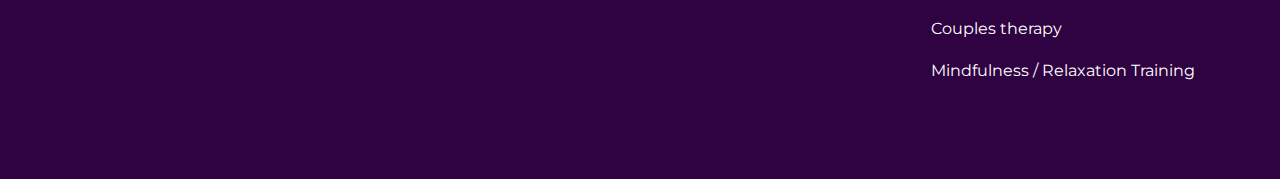
<file: about.html>
<!DOCTYPE html>
<html lang="en">
   <head>
      <meta charset="UTF-8">
      <meta http-equiv="X-UA-Compatible" content="IE=edge">
      <meta name="viewport" content="width=device-width, initial-scale=1.0">
      <title>Spa-About</title>
      <!------ CSS here ----->
      <link rel="stylesheet" href="assets/css/magnific-popup.css">
      <!--Magnific-Popup-Css -->
      <link rel="stylesheet" href="assets/css/slick.css">
      <!-- Slick Css -->
      <link rel="stylesheet" href="assets/css/bootstrap.min.css">
      <!-- Boostrap Min Css -->
      <link rel="stylesheet" href="style.css">
      <!-- Main CSS -->
   </head>
   <body>
      <div id="page">
         <!------- Html Start ------------>
         <!----- Header-Start-------->
         <header class="main-header">
            <div class="container">
               <div class="logo">
                  <a href="index.html">
                     <img src="assets/images/logo.png">
                  </a>
               </div>
               <div class="main-menu">
                  <ul>
                     <li>
                        <a href="about.html">About</a>
                     </li>
                     <li>
                        <a href="service.html">Services</a>
                     </li>
                     <li>
                        <a href="team.html">Team</a>
                     </li>
                     <li>
                        <a href="careers.html">Careers</a>
                     </li>
                     <li>
                        <a href="#">Contact</a>
                     </li>
                     <li>
                        <a href="#">Locations</a>
                     </li>
                     <li>
                        <a href="#">Resources</a>
                     </li>
                  </ul>
                  <div class="hamburger">
                     <span class="bar"></span>
                     <span class="bar"></span>
                     <span class="bar"></span>
                  </div>
               </div>
               <div class="header-btn-right">
                  <a href="#" class="site-btn">Contact us</a>
                  <a href="tel:01864067413" class="phone-btn">
                     <svg width="25" height="25" viewBox="0 0 24 25" fill="currentColor">
                        <path d="M18.9777 15.6992C18.4856 15.1869 17.8921 14.913 17.2631 14.913C16.6392 14.913 16.0406 15.1818 15.5282 15.6942L13.9252 17.2921C13.7934 17.2211 13.6615 17.1551 13.5346 17.0892C13.352 16.9979 13.1796 16.9116 13.0324 16.8203C11.5309 15.8666 10.1663 14.6238 8.85758 13.0158C8.22349 12.2143 7.79738 11.5396 7.48794 10.8548C7.90391 10.4743 8.28944 10.0786 8.66482 9.69819C8.80686 9.55615 8.94889 9.40904 9.09093 9.26701C10.1562 8.20173 10.1562 6.82195 9.09093 5.75667L7.70607 4.37182C7.54882 4.21456 7.38649 4.05223 7.23431 3.88991C6.92994 3.5754 6.61036 3.25074 6.28063 2.94638C5.78858 2.45939 5.20014 2.20068 4.58126 2.20068C3.96239 2.20068 3.36381 2.45939 2.85653 2.94638C2.85146 2.95145 2.85146 2.95145 2.84639 2.95652L1.12166 4.69647C0.472347 5.34578 0.102037 6.13713 0.0208736 7.05529C-0.100872 8.53653 0.335383 9.91632 0.670184 10.8193C1.49197 13.0361 2.71957 15.0905 4.55083 17.2921C6.77269 19.9451 9.44602 22.0402 12.4998 23.5163C13.6665 24.0693 15.2239 24.7236 16.9638 24.8352C17.0703 24.8403 17.1819 24.8454 17.2834 24.8454C18.4552 24.8454 19.4393 24.4243 20.2104 23.5873C20.2154 23.5772 20.2256 23.5721 20.2307 23.562C20.4944 23.2424 20.7988 22.9533 21.1184 22.6438C21.3365 22.4358 21.5597 22.2177 21.7778 21.9894C22.28 21.4669 22.5438 20.8582 22.5438 20.2343C22.5438 19.6052 22.275 19.0016 21.7626 18.4943L18.9777 15.6992ZM20.7937 21.0408C20.7887 21.0459 20.7887 21.0408 20.7937 21.0408C20.5959 21.2539 20.393 21.4466 20.1749 21.6597C19.8451 21.9742 19.5103 22.3039 19.1958 22.6743C18.6835 23.2221 18.0798 23.4808 17.2885 23.4808C17.2124 23.4808 17.1312 23.4808 17.0551 23.4757C15.5485 23.3794 14.1484 22.7909 13.0984 22.2887C10.2272 20.8988 7.70607 18.9255 5.61103 16.4246C3.88123 14.3397 2.72464 12.4121 1.95866 10.3424C1.48689 9.07932 1.31442 8.0952 1.39051 7.16689C1.44124 6.57338 1.66951 6.08133 2.09055 5.66029L3.82035 3.93049C4.06892 3.69714 4.3327 3.57032 4.59141 3.57032C4.91099 3.57032 5.1697 3.76309 5.33203 3.92541C5.3371 3.93049 5.34218 3.93556 5.34725 3.94063C5.65668 4.22978 5.9509 4.52907 6.26034 4.84865C6.4176 5.01098 6.57992 5.17331 6.74225 5.34071L8.12711 6.72557C8.66482 7.26328 8.66482 7.7604 8.12711 8.29811C7.98 8.44522 7.83796 8.59233 7.69085 8.73437C7.26474 9.17062 6.85892 9.57644 6.4176 9.97212C6.40745 9.98226 6.3973 9.98734 6.39223 9.99748C5.95598 10.4337 6.03714 10.8598 6.12845 11.149C6.13352 11.1642 6.1386 11.1794 6.14367 11.1946C6.50383 12.0672 7.01111 12.8889 7.78216 13.868L7.78723 13.8731C9.18731 15.5978 10.6635 16.9421 12.2918 17.9718C12.4998 18.1037 12.7129 18.2102 12.9158 18.3117C13.0984 18.403 13.2709 18.4892 13.418 18.5806C13.4383 18.5907 13.4586 18.6059 13.4788 18.6161C13.6513 18.7023 13.8136 18.7429 13.981 18.7429C14.4021 18.7429 14.6659 18.4791 14.7521 18.3929L16.487 16.658C16.6595 16.4855 16.9334 16.2775 17.253 16.2775C17.5675 16.2775 17.8262 16.4754 17.9834 16.6478C17.9885 16.6529 17.9885 16.6529 17.9936 16.658L20.7887 19.4531C21.3112 19.9705 21.3112 20.5031 20.7937 21.0408Z" fill="white" />
                        <path d="M12.9717 6.52758C14.3007 6.75078 15.508 7.3798 16.4718 8.34362C17.4357 9.30744 18.0596 10.5148 18.2879 11.8438C18.3437 12.1786 18.6328 12.412 18.9626 12.412C19.0031 12.412 19.0386 12.4069 19.0792 12.4018C19.4546 12.3409 19.7032 11.9858 19.6423 11.6105C19.3684 10.0024 18.6075 8.53639 17.4458 7.37473C16.2842 6.21307 14.8181 5.45216 13.2101 5.17824C12.8347 5.11736 12.4847 5.36593 12.4187 5.73624C12.3528 6.10655 12.5963 6.46671 12.9717 6.52758Z" fill="white" />
                        <path d="M23.9896 11.4127C23.5381 8.76477 22.2902 6.35522 20.3727 4.43773C18.4553 2.52023 16.0457 1.27234 13.3977 0.820865C13.0274 0.75492 12.6774 1.00856 12.6115 1.37887C12.5506 1.75425 12.7991 2.10427 13.1745 2.17021C15.5384 2.57096 17.6943 3.69203 19.4089 5.40155C21.1235 7.11613 22.2395 9.27205 22.6403 11.6359C22.6961 11.9707 22.9852 12.2041 23.3149 12.2041C23.3555 12.2041 23.391 12.199 23.4316 12.1939C23.8019 12.1381 24.0556 11.7831 23.9896 11.4127Z" fill="white" />
                     </svg>
                  </a>
               </div>
            </div>
         </header>
         <!-----Header-End---------->
         <!------Banner-Section-Start-------->
         <section class="about banner-wrapper" style="background-image: url(assets/images/about-banner.jpg);">
            <div class="banner-shape">
               <img src="assets//images/shape-1.png">
            </div>
            <div class="container">
               <div class="row">
                  <div class="col-md-12">
                     <div class="banner-item">
                        <h1>Self-compassion is the first step to healing</h1>
                        <div class="banner-btn">
                           <a href="#" class="site-btn">Contact us</a>
                        </div>
                     </div>
                  </div>
               </div>
            </div>
         </section>
         <!------Banner-Section-End-------->
         <!------About-Section-Start------>
         <section class="our-mission about about-wrapper">
            <div class="container">
               <div class="row">
                  <div class="col-12 col-md-6">
                     <div class="section-title">
                        <h2>Our Mission</h2>
                        <p> Our goal, at Scarsdale Psychology Associates (SPA), is to help you take meaningful steps to transform your life. Through self-compassion and self-acceptance, we help you turn your inner critic into your inner cheerleader, access your authentic self, and improve your relationships. </p>
                     </div>
                  </div>
                  <div class="col-12 col-md-6">
                     <div class="about-right">
                        <img src="assets/images/about-image-3.png">
                     </div>
                  </div>
               </div>
            </div>
         </section>
         <!------About-Section-End-------->
         <!------Ourselves-Section-Start-------->
         <section class="ourselves-wrapper">
            <div class="ourselves-shape">
               <img src="assets/images/shape-2.png">
            </div>
            <div class="container">
               <div class="ourselves-content">
                  <span>“If your compassion does not include yourself, it is incomplete.”</span>
                  <p>Jack Kornfield</p>
               </div>
            </div>
         </section>
         <!------Ourselves-Section-End-------->
         <!------Our-Approach-Section-Start------>
         <section class="our-approach about about-wrapper">
            <div class="container">
               <div class="row">
                  <div class="col-12 col-md-6 order-md-2">
                     <div class="section-title">
                        <h2>Our Approach</h2>
                        <p> At SPA, we use a strengths-based, empathic approach to psychotherapy that creates a warm supportive relationship where you can feel safe, understood and empowered to transform your life. We use mindfulness of thoughts and body, self-compassion, feeling emotions, and problem-solving strategies to help you appreciate what’s working well in your life, take action on what you want to improve, and feel better and stronger. </p>
                     </div>
                  </div>
                  <div class="col-12 col-md-6 order-md-0">
                     <div class="about-right">
                        <img src="assets/images/about-image-4.png">
                     </div>
                  </div>
               </div>
            </div>
         </section>
         <!------Our-Approach-Section-End------>
         <!------Our-Focus-Section-Start------>
         <section class="our-focus about about-wrapper">
            <div class="container">
               <div class="row">
                  <div class="col-12 col-md-6">
                     <div class="section-title">
                        <h2>Our focus</h2>
                        <p> We specialize in treating anxiety, depression, adjustment issues, and relationship issues. </p>
                        <p> We work with children, teens, and adults in individual, family and couples therapy. We also specialize in treating women at different phases of their life. </p>
                     </div>
                  </div>
                  <div class="col-12 col-md-6">
                     <div class="about-right">
                        <img src="assets/images/about-image-5.png">
                     </div>
                  </div>
               </div>
            </div>
         </section>
         <!------Our-Focus-Section-End------>
         <!------Our-Founder-Section-Start------>
         <section class="our-founder about-wrapper">
            <div class="container">
               <div class="row align-items-center">
                  <div class="col-12 col-md-6 order-md-2">
                     <div class="about-content">
                        <h2>A message from our founder</h2>
                        <h4>Dr. Ilana Rosenberg, Ph.D., Founder and Clinical Director</h4>
                        <span>Dr. Rosenberg is a Harvard-trained psychologist, and the founder of Scarsdale Psychology Associates (SPA)</span>
                        <p> Welcome! I'm Dr. Ilana Rosenberg, the founder of SPA. With two decades of experience as a clinical psychologist, I'm deeply committed to expanding therapy grounded in self-compassion. That's why I created SPA, a sanctuary for individuals in Westchester and Connecticut who need psychological support. At SPA, our diverse team of therapists, personally hand-selected by me, brings unique therapeutic strategies and tools for your journey towards wellbeing </p>
                        <a href="#" class="site-btn">Let’s talk</a>
                     </div>
                  </div>
                  <div class="col-12 col-md-6 order-md-0">
                     <div class="about-right">
                        <img src="assets/images/about-image-2.png">
                     </div>
                  </div>
               </div>
            </div>
         </section>
         <!------Our-Founder-Section-Start------>
         <!------Our-Team-section-Start--------->
         <section class="our-team-wrapper">
            <div class="container">
               <div class="row">
                  <div class="col-md-12 text-center">
                     <div class="section-title">
                        <h2>Our Team</h2>
                        <p> Our diverse team of therapists offer a variety of therapeutic approaches- so you can find the right match for you. </p>
                     </div>
                     <div class="team-person">
                        <img src="assets/images/our-team-image.jpg">
                     </div>
                     <div class="team-btn">
                        <a href="#" class="site-btn">Meet the team</a>
                     </div>
                  </div>
               </div>
            </div>
         </section>
         <!------Our-Team-section-End--------->
         <!-- Footer Section Start -->
         <footer class="footer-wrapper">
            <div class="container">
               <div class="row">
                  <div class="col-12 col-lg-6">
                     <div class="footer-widget">
                        <div class="footer-logo">
                           <img src="assets/images/footer-logo.png">
                        </div>
                        <div class="footer-info">
                           <h5 class="footer-subtitle">1 Chase Rd, Suite 203 <br /> Scarsdale, NY 10583 </h5>
                           <p>
                              <a href="tel:917-620-8749" class="contact-number">917-620-8749</a>
                           </p>
                           <p>
                              <a href="mailto:Ilana@scarsdalepsychologyassociates.com">Ilana@scarsdalepsychologyassociates.com</a>
                           </p>
                        </div>
                     </div>
                  </div>
                  <div class="col-12 col-lg-6">
                     <div class="footer-widget">
                        <div class="footer-list">
                           <ul>
                              <li>
                                 <a href="#">About</a>
                              </li>
                              <li>
                                 <a href="#">Team</a>
                              </li>
                              <li>
                                 <a href="#">Careers</a>
                              </li>
                              <li>
                                 <a href="#">Contact</a>
                              </li>
                              <li>
                                 <a href="#">Resources</a>
                              </li>
                           </ul>
                        </div>
                        <div class="footer-list">
                           <ul>
                              <li>
                                 <a href="#">Services</a>
                              </li>
                              <li>
                                 <a href="#">Individual Psychotherapy</a>
                              </li>
                              <li>
                                 <a href="#">Children & Adolescents</a>
                              </li>
                              <li>
                                 <a href="#">Psycho-educational Evaluations</a>
                              </li>
                              <li>
                                 <a href="#">Women’s Wellbeing</a>
                              </li>
                              <li>
                                 <a href="#">Couples therapy</a>
                              </li>
                              <li>
                                 <a href="#">Mindfulness / Relaxation Training</a>
                              </li>
                           </ul>
                        </div>
                     </div>
                  </div>
               </div>
            </div>
         </footer>
         <!-- Footer Section End -->
         <!--------- JS here -------->
         <script src="assets/js/jquery-1.12.4.min.js"></script>
         <script src="assets/js/slick.min.js"></script>
         <script src="assets/js/jquery.magnific-popup.min.js"></script>
         <script src="assets/js/main.js"></script>
      </div>
   </body>
</html>
</file>
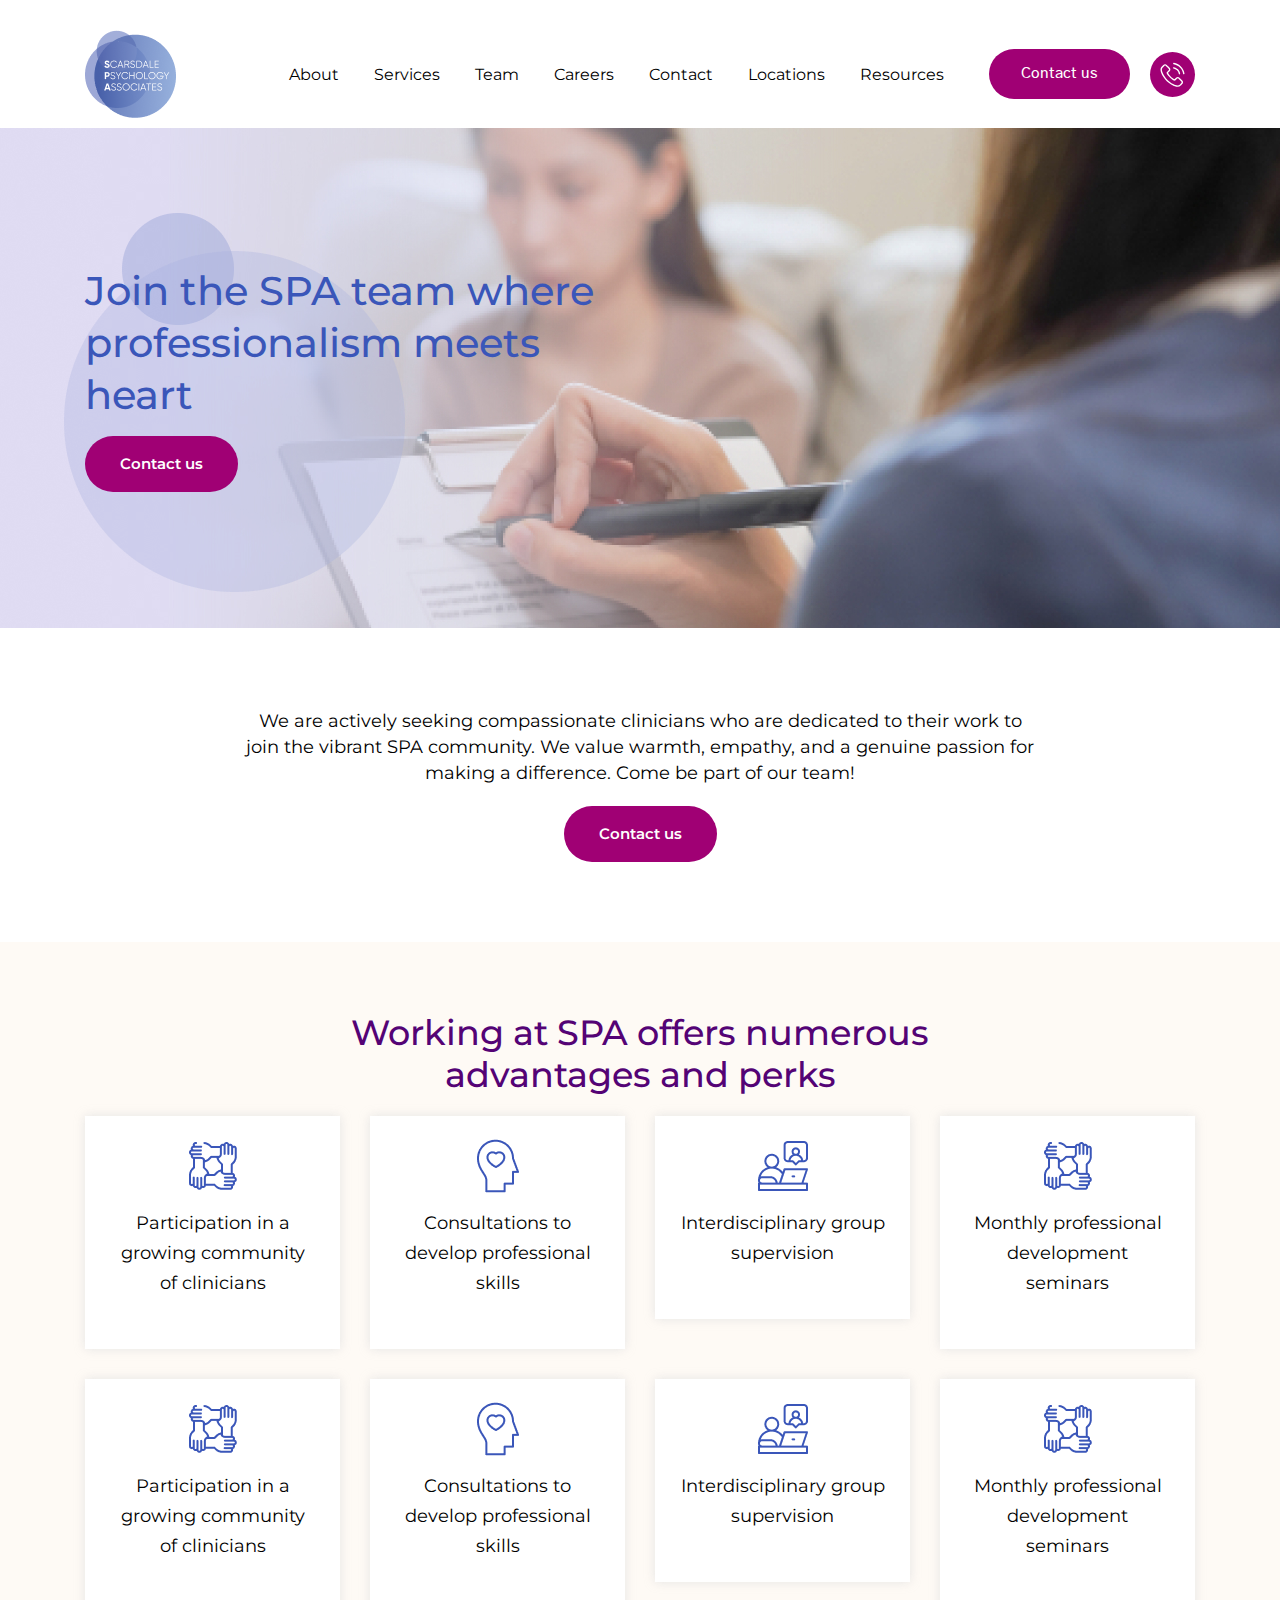
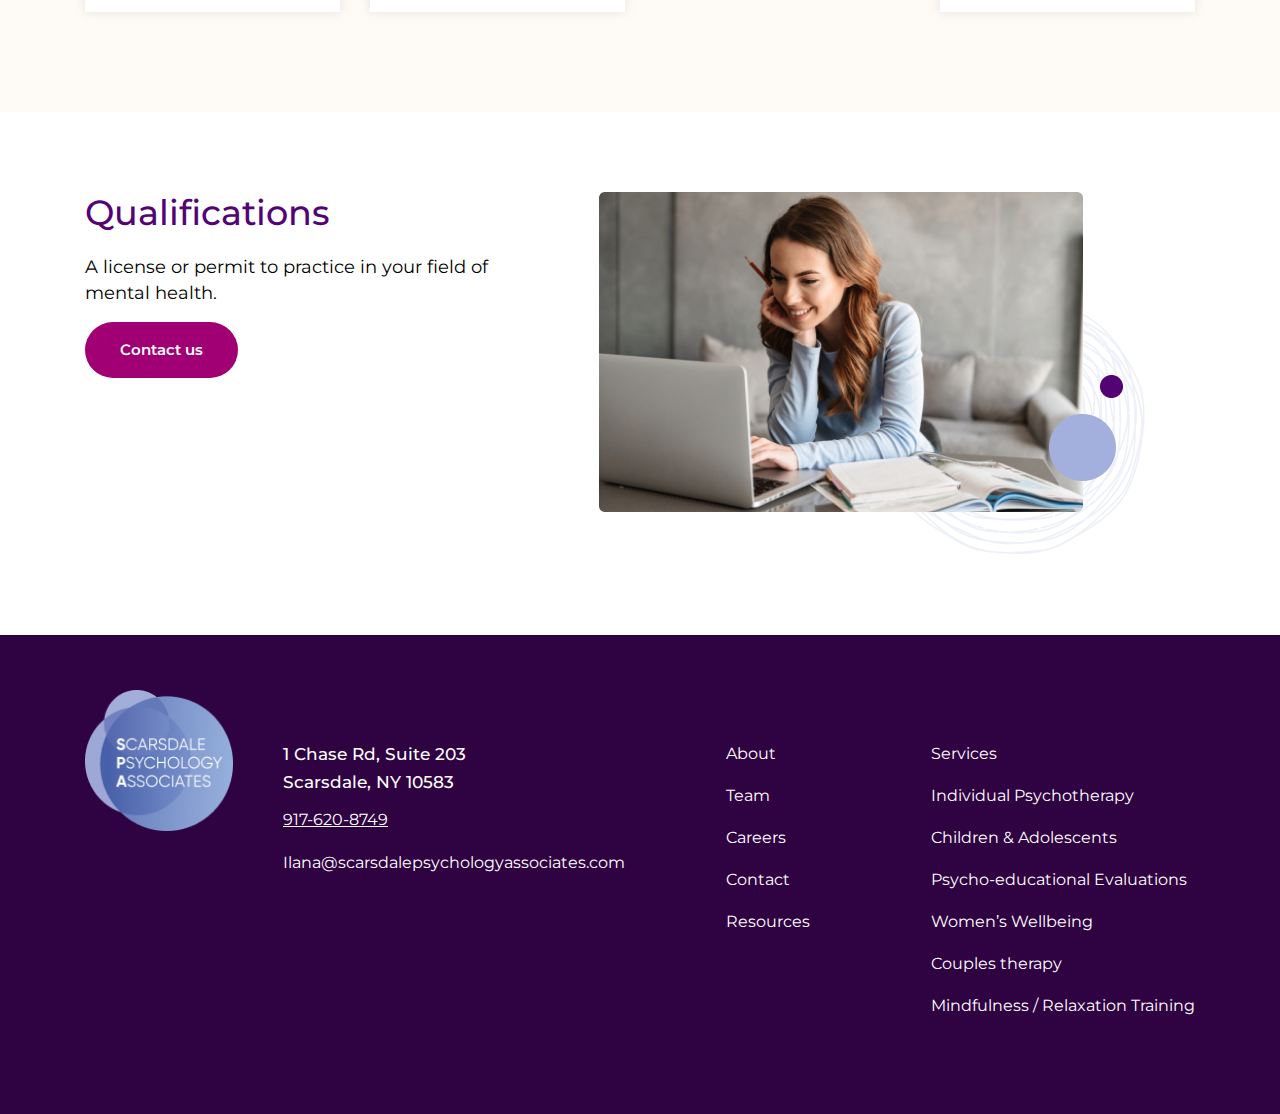
<file: careers.html>
<!DOCTYPE html>
<html lang="en">
   <head>
      <meta charset="UTF-8">
      <meta http-equiv="X-UA-Compatible" content="IE=edge">
      <meta name="viewport" content="width=device-width, initial-scale=1.0">
      <title>Spa-Careers</title>
      <!------ CSS here ----->
      <link rel="stylesheet" href="assets/css/magnific-popup.css">
      <!--Magnific-Popup-Css -->
      <link rel="stylesheet" href="assets/css/slick.css">
      <!-- Slick Css -->
      <link rel="stylesheet" href="assets/css/bootstrap.min.css">
      <!-- Boostrap Min Css -->
      <link rel="stylesheet" href="style.css">
      <!-- Main CSS -->
   </head>
   <body>
      <div id="page">
         <!------- Html Start ------------>
         <!----- Header-Start-------->
         <header class="main-header">
            <div class="container">
               <div class="logo">
                  <a href="index.html">
                     <img src="assets/images/logo.png">
                  </a>
               </div>
               <div class="main-menu">
                  <ul>
                     <li>
                        <a href="about.html">About</a>
                     </li>
                     <li>
                        <a href="service.html">Services</a>
                     </li>
                     <li>
                        <a href="team.html">Team</a>
                     </li>
                     <li>
                        <a href="careers.html">Careers</a>
                     </li>
                     <li>
                        <a href="#">Contact</a>
                     </li>
                     <li>
                        <a href="#">Locations</a>
                     </li>
                     <li>
                        <a href="#">Resources</a>
                     </li>
                  </ul>
                  <div class="hamburger">
                     <span class="bar"></span>
                     <span class="bar"></span>
                     <span class="bar"></span>
                  </div>
               </div>
               <div class="header-btn-right">
                  <a href="#" class="site-btn">Contact us</a>
                  <a href="tel:01864067413" class="phone-btn">
                     <svg width="25" height="25" viewBox="0 0 24 25" fill="currentColor">
                        <path d="M18.9777 15.6992C18.4856 15.1869 17.8921 14.913 17.2631 14.913C16.6392 14.913 16.0406 15.1818 15.5282 15.6942L13.9252 17.2921C13.7934 17.2211 13.6615 17.1551 13.5346 17.0892C13.352 16.9979 13.1796 16.9116 13.0324 16.8203C11.5309 15.8666 10.1663 14.6238 8.85758 13.0158C8.22349 12.2143 7.79738 11.5396 7.48794 10.8548C7.90391 10.4743 8.28944 10.0786 8.66482 9.69819C8.80686 9.55615 8.94889 9.40904 9.09093 9.26701C10.1562 8.20173 10.1562 6.82195 9.09093 5.75667L7.70607 4.37182C7.54882 4.21456 7.38649 4.05223 7.23431 3.88991C6.92994 3.5754 6.61036 3.25074 6.28063 2.94638C5.78858 2.45939 5.20014 2.20068 4.58126 2.20068C3.96239 2.20068 3.36381 2.45939 2.85653 2.94638C2.85146 2.95145 2.85146 2.95145 2.84639 2.95652L1.12166 4.69647C0.472347 5.34578 0.102037 6.13713 0.0208736 7.05529C-0.100872 8.53653 0.335383 9.91632 0.670184 10.8193C1.49197 13.0361 2.71957 15.0905 4.55083 17.2921C6.77269 19.9451 9.44602 22.0402 12.4998 23.5163C13.6665 24.0693 15.2239 24.7236 16.9638 24.8352C17.0703 24.8403 17.1819 24.8454 17.2834 24.8454C18.4552 24.8454 19.4393 24.4243 20.2104 23.5873C20.2154 23.5772 20.2256 23.5721 20.2307 23.562C20.4944 23.2424 20.7988 22.9533 21.1184 22.6438C21.3365 22.4358 21.5597 22.2177 21.7778 21.9894C22.28 21.4669 22.5438 20.8582 22.5438 20.2343C22.5438 19.6052 22.275 19.0016 21.7626 18.4943L18.9777 15.6992ZM20.7937 21.0408C20.7887 21.0459 20.7887 21.0408 20.7937 21.0408C20.5959 21.2539 20.393 21.4466 20.1749 21.6597C19.8451 21.9742 19.5103 22.3039 19.1958 22.6743C18.6835 23.2221 18.0798 23.4808 17.2885 23.4808C17.2124 23.4808 17.1312 23.4808 17.0551 23.4757C15.5485 23.3794 14.1484 22.7909 13.0984 22.2887C10.2272 20.8988 7.70607 18.9255 5.61103 16.4246C3.88123 14.3397 2.72464 12.4121 1.95866 10.3424C1.48689 9.07932 1.31442 8.0952 1.39051 7.16689C1.44124 6.57338 1.66951 6.08133 2.09055 5.66029L3.82035 3.93049C4.06892 3.69714 4.3327 3.57032 4.59141 3.57032C4.91099 3.57032 5.1697 3.76309 5.33203 3.92541C5.3371 3.93049 5.34218 3.93556 5.34725 3.94063C5.65668 4.22978 5.9509 4.52907 6.26034 4.84865C6.4176 5.01098 6.57992 5.17331 6.74225 5.34071L8.12711 6.72557C8.66482 7.26328 8.66482 7.7604 8.12711 8.29811C7.98 8.44522 7.83796 8.59233 7.69085 8.73437C7.26474 9.17062 6.85892 9.57644 6.4176 9.97212C6.40745 9.98226 6.3973 9.98734 6.39223 9.99748C5.95598 10.4337 6.03714 10.8598 6.12845 11.149C6.13352 11.1642 6.1386 11.1794 6.14367 11.1946C6.50383 12.0672 7.01111 12.8889 7.78216 13.868L7.78723 13.8731C9.18731 15.5978 10.6635 16.9421 12.2918 17.9718C12.4998 18.1037 12.7129 18.2102 12.9158 18.3117C13.0984 18.403 13.2709 18.4892 13.418 18.5806C13.4383 18.5907 13.4586 18.6059 13.4788 18.6161C13.6513 18.7023 13.8136 18.7429 13.981 18.7429C14.4021 18.7429 14.6659 18.4791 14.7521 18.3929L16.487 16.658C16.6595 16.4855 16.9334 16.2775 17.253 16.2775C17.5675 16.2775 17.8262 16.4754 17.9834 16.6478C17.9885 16.6529 17.9885 16.6529 17.9936 16.658L20.7887 19.4531C21.3112 19.9705 21.3112 20.5031 20.7937 21.0408Z" fill="white" />
                        <path d="M12.9717 6.52758C14.3007 6.75078 15.508 7.3798 16.4718 8.34362C17.4357 9.30744 18.0596 10.5148 18.2879 11.8438C18.3437 12.1786 18.6328 12.412 18.9626 12.412C19.0031 12.412 19.0386 12.4069 19.0792 12.4018C19.4546 12.3409 19.7032 11.9858 19.6423 11.6105C19.3684 10.0024 18.6075 8.53639 17.4458 7.37473C16.2842 6.21307 14.8181 5.45216 13.2101 5.17824C12.8347 5.11736 12.4847 5.36593 12.4187 5.73624C12.3528 6.10655 12.5963 6.46671 12.9717 6.52758Z" fill="white" />
                        <path d="M23.9896 11.4127C23.5381 8.76477 22.2902 6.35522 20.3727 4.43773C18.4553 2.52023 16.0457 1.27234 13.3977 0.820865C13.0274 0.75492 12.6774 1.00856 12.6115 1.37887C12.5506 1.75425 12.7991 2.10427 13.1745 2.17021C15.5384 2.57096 17.6943 3.69203 19.4089 5.40155C21.1235 7.11613 22.2395 9.27205 22.6403 11.6359C22.6961 11.9707 22.9852 12.2041 23.3149 12.2041C23.3555 12.2041 23.391 12.199 23.4316 12.1939C23.8019 12.1381 24.0556 11.7831 23.9896 11.4127Z" fill="white" />
                     </svg>
                  </a>
               </div>
            </div>
         </header>
         <!-----Header-End---------->
         <!------Banner-Section-Start-------->
         <section class="careers banner-wrapper" style="background-image: url(assets/images/careers-banner.jpg);">
            <div class="banner-shape">
               <img src="assets//images/shape-1.png">
            </div>
            <div class="container">
               <div class="row">
                  <div class="col-md-12">
                     <div class="banner-item">
                        <h1>Join the SPA team where professionalism meets heart</h1>
                        <div class="banner-btn">
                           <a href="#" class="site-btn">Contact us</a>
                        </div>
                     </div>
                  </div>
               </div>
            </div>
         </section>
         <!------Banner-Section-End-------->
         <!------Service-Content-Section-Start-------->
         <section class="service-content-wrapper">
            <div class="container">
               <div class="row">
                  <div class="col-md-12 text-center">
                     <div class="section-title">
                        <p> We are actively seeking compassionate clinicians who are dedicated to their work to join the vibrant SPA community. We value warmth, empathy, and a genuine passion for making a difference. Come be part of our team! </p>
                        <a href="#" class="site-btn">Contact us</a>
                     </div>
                  </div>
               </div>
            </div>
         </section>
         <!------Service-Content-Section-End-------->
         <!------Spa-Offers-Section-Start-------->
         <section class="spa-offers-wrapper">
            <div class="container">
               <div class="row">
                  <div class="col-md-12 text-center">
                     <div class="section-title">
                        <h2>Working at SPA offers numerous <br /> advantages and perks </h2>
                     </div>
                  </div>
               </div>
               <div class="row">
                  <div class="col-12 col-md-6 col-lg-4 col-xl-3">
                     <div class="spa-offers-box">
                        <div class="spa-offers-icon">
                           <img src="assets/images/offer-1.png">
                        </div>
                        <p>Participation in a growing community of clinicians</p>
                     </div>
                  </div>
                  <div class="col-12 col-md-6 col-lg-4 col-xl-3">
                     <div class="spa-offers-box">
                        <div class="spa-offers-icon">
                           <img src="assets/images/offer-2.png">
                        </div>
                        <p>Consultations to develop professional skills</p>
                     </div>
                  </div>
                  <div class="col-12 col-md-6 col-lg-4 col-xl-3">
                     <div class="spa-offers-box">
                        <div class="spa-offers-icon">
                           <img src="assets/images/offer-3.png">
                        </div>
                        <p>Interdisciplinary group supervision</p>
                     </div>
                  </div>
                  <div class="col-12 col-md-6 col-lg-4 col-xl-3">
                     <div class="spa-offers-box">
                        <div class="spa-offers-icon">
                           <img src="assets/images/offer-1.png">
                        </div>
                        <p>Monthly professional development seminars</p>
                     </div>
                  </div>
                  <div class="col-12 col-md-6 col-lg-4 col-xl-3">
                     <div class="spa-offers-box">
                        <div class="spa-offers-icon">
                           <img src="assets/images/offer-1.png">
                        </div>
                        <p>Participation in a growing community of clinicians</p>
                     </div>
                  </div>
                  <div class="col-12 col-md-6 col-lg-4 col-xl-3">
                     <div class="spa-offers-box">
                        <div class="spa-offers-icon">
                           <img src="assets/images/offer-2.png">
                        </div>
                        <p>Consultations to develop professional skills</p>
                     </div>
                  </div>
                  <div class="col-12 col-md-6 col-lg-4 col-xl-3">
                     <div class="spa-offers-box">
                        <div class="spa-offers-icon">
                           <img src="assets/images/offer-3.png">
                        </div>
                        <p>Interdisciplinary group supervision</p>
                     </div>
                  </div>
                  <div class="col-12 col-md-6 col-lg-4 col-xl-3">
                     <div class="spa-offers-box">
                        <div class="spa-offers-icon">
                           <img src="assets/images/offer-1.png">
                        </div>
                        <p>Monthly professional development seminars</p>
                     </div>
                  </div>
               </div>
            </div>
         </section>
         <!------Spa-Offers-Section-End-------->
         <!------About-Section-Start------>
         <section class="about-wrapper">
            <div class="container">
               <div class="row">
                  <div class="col-12 col-md-5">
                     <div class="section-title">
                        <h2>Qualifications</h2>
                        <P>A license or permit to practice in your field of mental health.</P>
                        <a href="#" class="site-btn">Contact us</a>
                     </div>
                  </div>
                  <div class="col-12 col-md-7">
                     <div class="about-right">
                        <img src="assets/images/about-image-7.png">
                     </div>
                  </div>
               </div>
            </div>
         </section>
         <!------About-Section-End-------->
         <!-- Footer Section Start -->
         <footer class="footer-wrapper">
            <div class="container">
               <div class="row">
                  <div class="col-12 col-lg-6">
                     <div class="footer-widget">
                        <div class="footer-logo">
                           <img src="assets/images/footer-logo.png">
                        </div>
                        <div class="footer-info">
                           <h5 class="footer-subtitle">1 Chase Rd, Suite 203 <br /> Scarsdale, NY 10583 </h5>
                           <p>
                              <a href="tel:917-620-8749" class="contact-number">917-620-8749</a>
                           </p>
                           <p>
                              <a href="mailto:Ilana@scarsdalepsychologyassociates.com">Ilana@scarsdalepsychologyassociates.com</a>
                           </p>
                        </div>
                     </div>
                  </div>
                  <div class="col-12 col-lg-6">
                     <div class="footer-widget">
                        <div class="footer-list">
                           <ul>
                              <li>
                                 <a href="#">About</a>
                              </li>
                              <li>
                                 <a href="#">Team</a>
                              </li>
                              <li>
                                 <a href="#">Careers</a>
                              </li>
                              <li>
                                 <a href="#">Contact</a>
                              </li>
                              <li>
                                 <a href="#">Resources</a>
                              </li>
                           </ul>
                        </div>
                        <div class="footer-list">
                           <ul>
                              <li>
                                 <a href="#">Services</a>
                              </li>
                              <li>
                                 <a href="#">Individual Psychotherapy</a>
                              </li>
                              <li>
                                 <a href="#">Children & Adolescents</a>
                              </li>
                              <li>
                                 <a href="#">Psycho-educational Evaluations</a>
                              </li>
                              <li>
                                 <a href="#">Women’s Wellbeing</a>
                              </li>
                              <li>
                                 <a href="#">Couples therapy</a>
                              </li>
                              <li>
                                 <a href="#">Mindfulness / Relaxation Training</a>
                              </li>
                           </ul>
                        </div>
                     </div>
                  </div>
               </div>
            </div>
         </footer>
         <!-- Footer Section End -->
         <!--------- JS here -------->
         <script src="assets/js/jquery-1.12.4.min.js"></script>
         <script src="assets/js/slick.min.js"></script>
         <script src="assets/js/jquery.magnific-popup.min.js"></script>
         <script src="assets/js/main.js"></script>
      </div>
   </body>
</html>
</file>
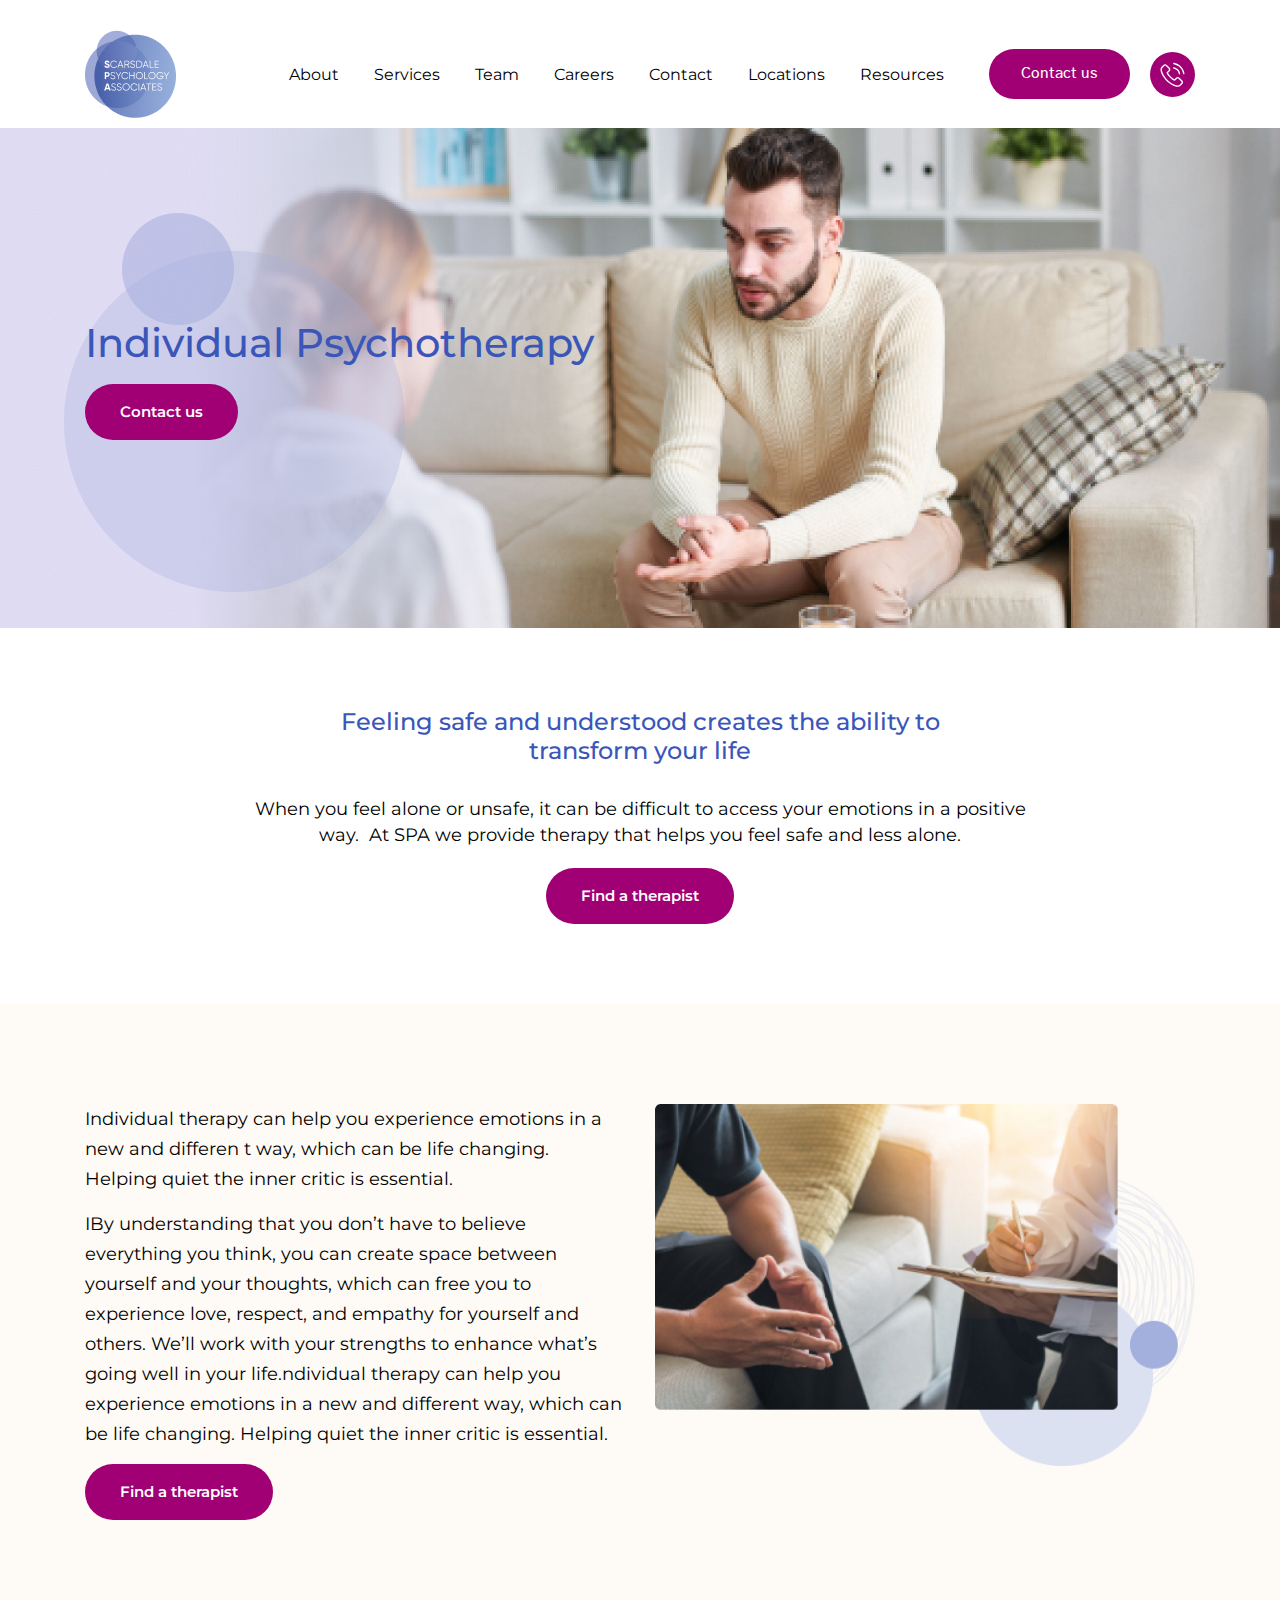
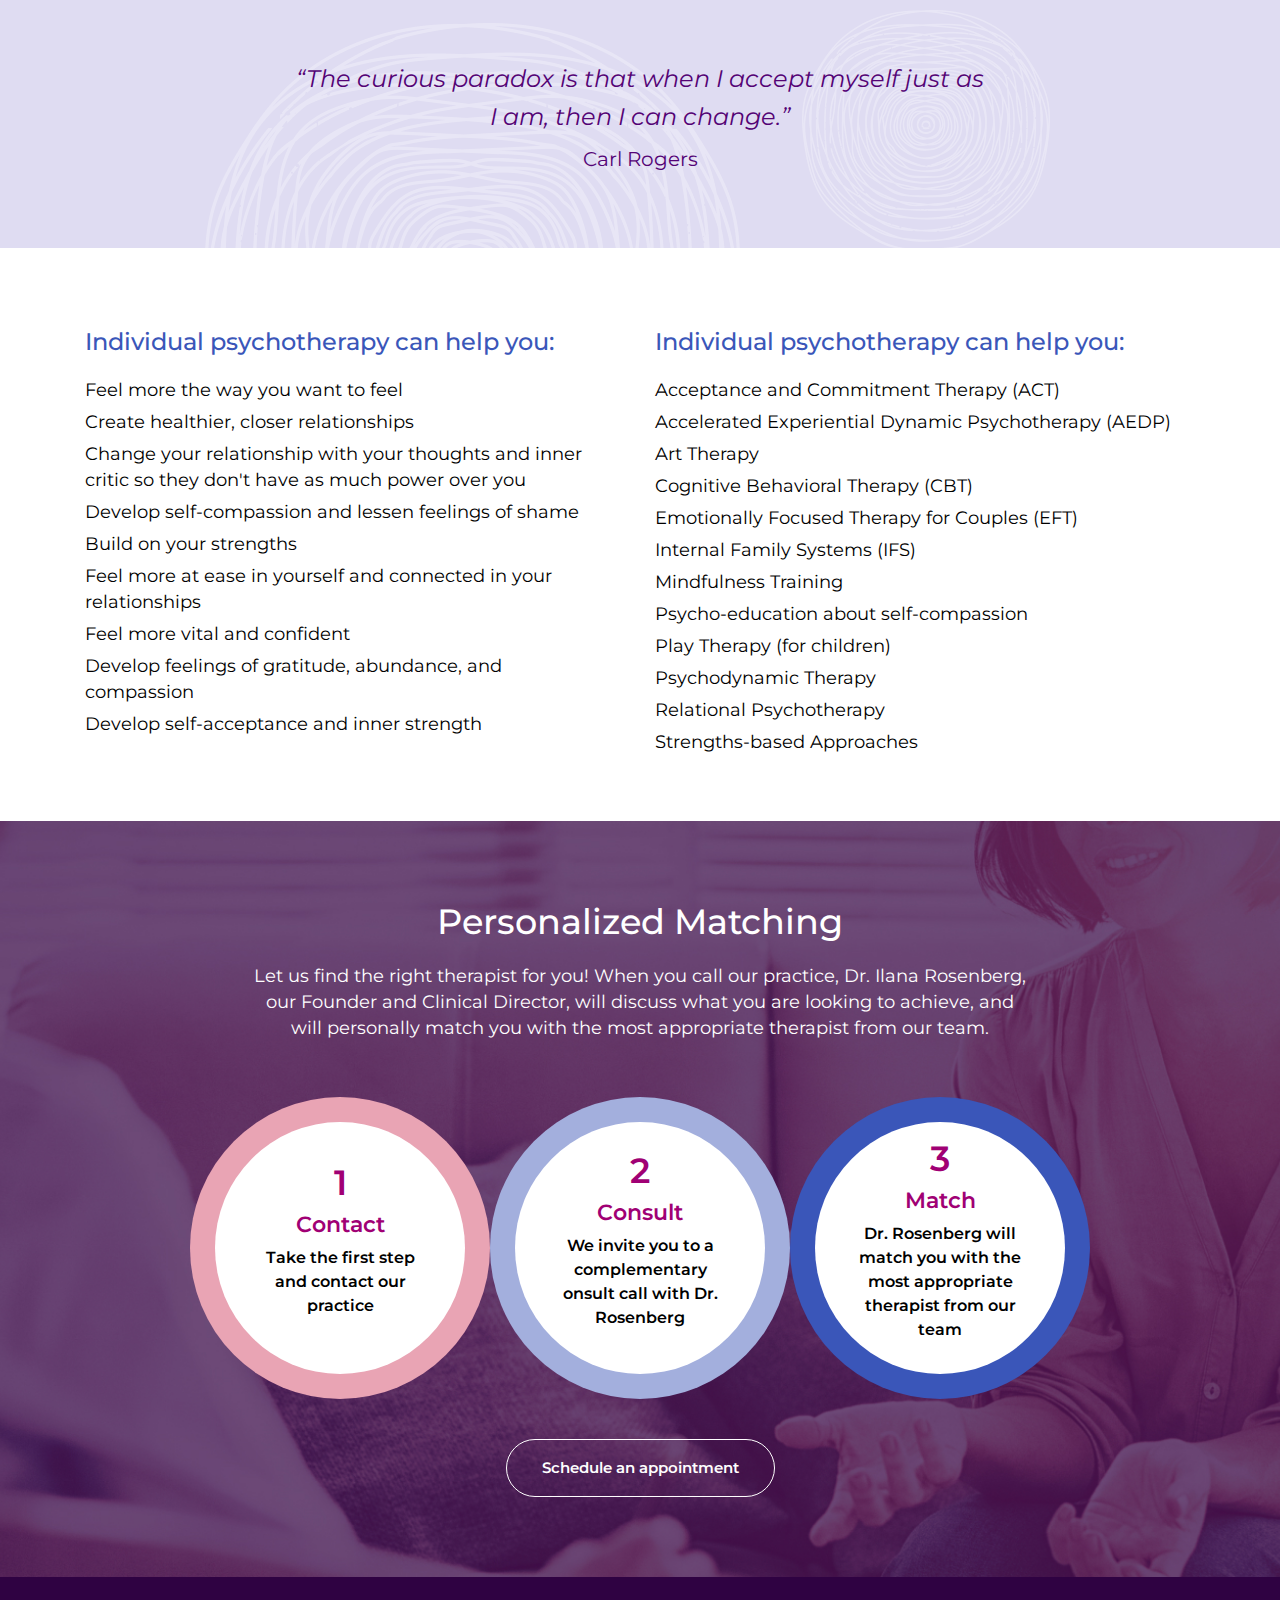
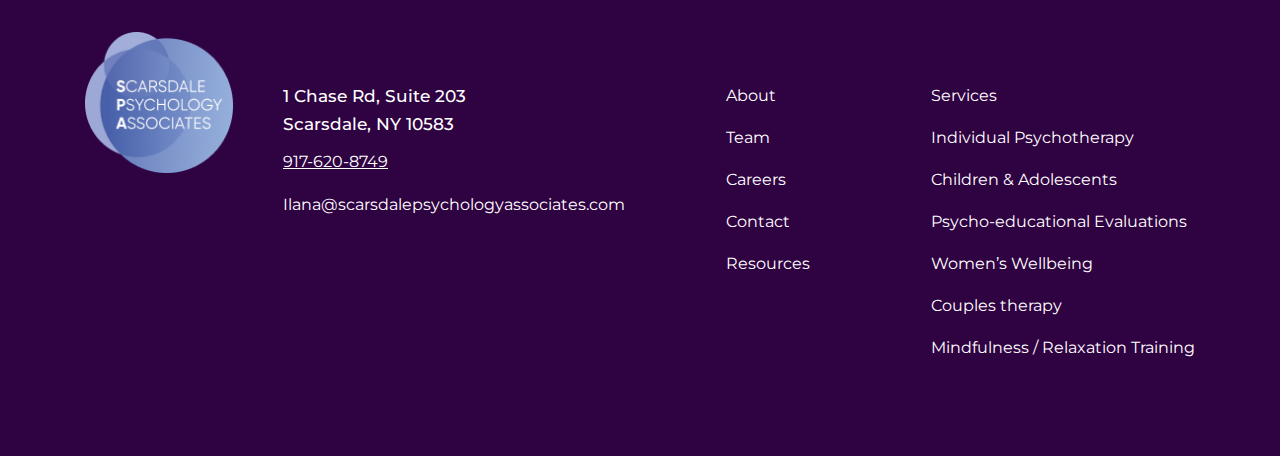
<file: service.html>
<!DOCTYPE html>
<html lang="en">
   <head>
      <meta charset="UTF-8">
      <meta http-equiv="X-UA-Compatible" content="IE=edge">
      <meta name="viewport" content="width=device-width, initial-scale=1.0">
      <title>Spa-Service</title>
      <!------ CSS here ----->
      <link rel="stylesheet" href="assets/css/magnific-popup.css">
      <!--Magnific-Popup-Css -->
      <link rel="stylesheet" href="assets/css/slick.css">
      <!-- Slick Css -->
      <link rel="stylesheet" href="assets/css/bootstrap.min.css">
      <!-- Boostrap Min Css -->
      <link rel="stylesheet" href="style.css">
      <!-- Main CSS -->
   </head>
   <body>
      <div id="page">
         <!------- Html Start ------------>
         <!----- Header-Start-------->
         <header class="main-header">
            <div class="container">
               <div class="logo">
                  <a href="index.html">
                     <img src="assets/images/logo.png">
                  </a>
               </div>
               <div class="main-menu">
                  <ul>
                     <li>
                        <a href="about.html">About</a>
                     </li>
                     <li>
                        <a href="service.html">Services</a>
                     </li>
                     <li>
                        <a href="team.html">Team</a>
                     </li>
                     <li>
                        <a href="careers.html">Careers</a>
                     </li>
                     <li>
                        <a href="#">Contact</a>
                     </li>
                     <li>
                        <a href="#">Locations</a>
                     </li>
                     <li>
                        <a href="#">Resources</a>
                     </li>
                  </ul>
                  <div class="hamburger">
                     <span class="bar"></span>
                     <span class="bar"></span>
                     <span class="bar"></span>
                  </div>
               </div>
               <div class="header-btn-right">
                  <a href="#" class="site-btn">Contact us</a>
                  <a href="tel:01864067413" class="phone-btn">
                     <svg width="25" height="25" viewBox="0 0 24 25" fill="currentColor">
                        <path d="M18.9777 15.6992C18.4856 15.1869 17.8921 14.913 17.2631 14.913C16.6392 14.913 16.0406 15.1818 15.5282 15.6942L13.9252 17.2921C13.7934 17.2211 13.6615 17.1551 13.5346 17.0892C13.352 16.9979 13.1796 16.9116 13.0324 16.8203C11.5309 15.8666 10.1663 14.6238 8.85758 13.0158C8.22349 12.2143 7.79738 11.5396 7.48794 10.8548C7.90391 10.4743 8.28944 10.0786 8.66482 9.69819C8.80686 9.55615 8.94889 9.40904 9.09093 9.26701C10.1562 8.20173 10.1562 6.82195 9.09093 5.75667L7.70607 4.37182C7.54882 4.21456 7.38649 4.05223 7.23431 3.88991C6.92994 3.5754 6.61036 3.25074 6.28063 2.94638C5.78858 2.45939 5.20014 2.20068 4.58126 2.20068C3.96239 2.20068 3.36381 2.45939 2.85653 2.94638C2.85146 2.95145 2.85146 2.95145 2.84639 2.95652L1.12166 4.69647C0.472347 5.34578 0.102037 6.13713 0.0208736 7.05529C-0.100872 8.53653 0.335383 9.91632 0.670184 10.8193C1.49197 13.0361 2.71957 15.0905 4.55083 17.2921C6.77269 19.9451 9.44602 22.0402 12.4998 23.5163C13.6665 24.0693 15.2239 24.7236 16.9638 24.8352C17.0703 24.8403 17.1819 24.8454 17.2834 24.8454C18.4552 24.8454 19.4393 24.4243 20.2104 23.5873C20.2154 23.5772 20.2256 23.5721 20.2307 23.562C20.4944 23.2424 20.7988 22.9533 21.1184 22.6438C21.3365 22.4358 21.5597 22.2177 21.7778 21.9894C22.28 21.4669 22.5438 20.8582 22.5438 20.2343C22.5438 19.6052 22.275 19.0016 21.7626 18.4943L18.9777 15.6992ZM20.7937 21.0408C20.7887 21.0459 20.7887 21.0408 20.7937 21.0408C20.5959 21.2539 20.393 21.4466 20.1749 21.6597C19.8451 21.9742 19.5103 22.3039 19.1958 22.6743C18.6835 23.2221 18.0798 23.4808 17.2885 23.4808C17.2124 23.4808 17.1312 23.4808 17.0551 23.4757C15.5485 23.3794 14.1484 22.7909 13.0984 22.2887C10.2272 20.8988 7.70607 18.9255 5.61103 16.4246C3.88123 14.3397 2.72464 12.4121 1.95866 10.3424C1.48689 9.07932 1.31442 8.0952 1.39051 7.16689C1.44124 6.57338 1.66951 6.08133 2.09055 5.66029L3.82035 3.93049C4.06892 3.69714 4.3327 3.57032 4.59141 3.57032C4.91099 3.57032 5.1697 3.76309 5.33203 3.92541C5.3371 3.93049 5.34218 3.93556 5.34725 3.94063C5.65668 4.22978 5.9509 4.52907 6.26034 4.84865C6.4176 5.01098 6.57992 5.17331 6.74225 5.34071L8.12711 6.72557C8.66482 7.26328 8.66482 7.7604 8.12711 8.29811C7.98 8.44522 7.83796 8.59233 7.69085 8.73437C7.26474 9.17062 6.85892 9.57644 6.4176 9.97212C6.40745 9.98226 6.3973 9.98734 6.39223 9.99748C5.95598 10.4337 6.03714 10.8598 6.12845 11.149C6.13352 11.1642 6.1386 11.1794 6.14367 11.1946C6.50383 12.0672 7.01111 12.8889 7.78216 13.868L7.78723 13.8731C9.18731 15.5978 10.6635 16.9421 12.2918 17.9718C12.4998 18.1037 12.7129 18.2102 12.9158 18.3117C13.0984 18.403 13.2709 18.4892 13.418 18.5806C13.4383 18.5907 13.4586 18.6059 13.4788 18.6161C13.6513 18.7023 13.8136 18.7429 13.981 18.7429C14.4021 18.7429 14.6659 18.4791 14.7521 18.3929L16.487 16.658C16.6595 16.4855 16.9334 16.2775 17.253 16.2775C17.5675 16.2775 17.8262 16.4754 17.9834 16.6478C17.9885 16.6529 17.9885 16.6529 17.9936 16.658L20.7887 19.4531C21.3112 19.9705 21.3112 20.5031 20.7937 21.0408Z" fill="white" />
                        <path d="M12.9717 6.52758C14.3007 6.75078 15.508 7.3798 16.4718 8.34362C17.4357 9.30744 18.0596 10.5148 18.2879 11.8438C18.3437 12.1786 18.6328 12.412 18.9626 12.412C19.0031 12.412 19.0386 12.4069 19.0792 12.4018C19.4546 12.3409 19.7032 11.9858 19.6423 11.6105C19.3684 10.0024 18.6075 8.53639 17.4458 7.37473C16.2842 6.21307 14.8181 5.45216 13.2101 5.17824C12.8347 5.11736 12.4847 5.36593 12.4187 5.73624C12.3528 6.10655 12.5963 6.46671 12.9717 6.52758Z" fill="white" />
                        <path d="M23.9896 11.4127C23.5381 8.76477 22.2902 6.35522 20.3727 4.43773C18.4553 2.52023 16.0457 1.27234 13.3977 0.820865C13.0274 0.75492 12.6774 1.00856 12.6115 1.37887C12.5506 1.75425 12.7991 2.10427 13.1745 2.17021C15.5384 2.57096 17.6943 3.69203 19.4089 5.40155C21.1235 7.11613 22.2395 9.27205 22.6403 11.6359C22.6961 11.9707 22.9852 12.2041 23.3149 12.2041C23.3555 12.2041 23.391 12.199 23.4316 12.1939C23.8019 12.1381 24.0556 11.7831 23.9896 11.4127Z" fill="white" />
                     </svg>
                  </a>
               </div>
            </div>
         </header>
         <!-----Header-End---------->
         <!------Banner-Section-Start-------->
         <section class="service banner-wrapper" style="background-image: url(assets/images/service-banner.jpg);">
            <div class="banner-shape">
               <img src="assets//images/shape-1.png">
            </div>
            <div class="container">
               <div class="row">
                  <div class="col-md-12">
                     <div class="banner-item">
                        <h1>Individual Psychotherapy</h1>
                        <div class="banner-btn">
                           <a href="#" class="site-btn">Contact us</a>
                        </div>
                     </div>
                  </div>
               </div>
            </div>
         </section>
         <!------Banner-Section-End-------->
         <!------Service-Content-Section-Start-------->
         <section class="service-content-wrapper">
            <div class="container">
               <div class="row">
                  <div class="col-md-12 text-center">
                     <div class="section-title">
                        <h4>Feeling safe and understood creates the ability to <br /> transform your life </h4>
                        <p> When you feel alone or unsafe, it can be difficult to access your emotions in a positive way.  At SPA we provide therapy that helps you feel safe and less alone. </p>
                        <a href="#" class="site-btn">Find a therapist</a>
                     </div>
                  </div>
               </div>
            </div>
         </section>
         <!------Service-Content-Section-End-------->
         <!------About-Section-Start------>
         <section class="service about about-wrapper">
            <div class="container">
               <div class="row">
                  <div class="col-12 col-md-6">
                     <div class="section-title">
                        <p> Individual therapy can help you experience emotions in a new and differen t way, which can be life changing. Helping quiet the inner critic is essential. </p>
                        <p> IBy understanding that you don’t have to believe everything you think, you can create space between yourself and your thoughts, which can free you to experience love, respect, and empathy for yourself and others. We’ll work with your strengths to enhance what’s going well in your life.ndividual therapy can help you experience emotions in a new and different way, which can be life changing. Helping quiet the inner critic is essential. </p>
                        <a href="#" class="site-btn">Find a therapist</a>
                     </div>
                  </div>
                  <div class="col-12 col-md-6">
                     <div class="about-right">
                        <img src="assets/images/about-image-6.png">
                     </div>
                  </div>
               </div>
            </div>
         </section>
         <!------About-Section-End-------->
         <!------Service-Testimonial-Section-Start-------->
         <section class="service-testimonial-wrapper">
            <div>
               <img class="test-shape shape-1" src="assets/images/testi-shape-1.png">
               <img class="test-shape shape-2" src="assets/images/testi-shape-2.png">
            </div>
            <div class="container text-center">
               <div class="testimonial-text">
                  <span>“The curious paradox is that when I accept myself just as I am, then I can change.”</span>
                  <p>Carl Rogers</p>
               </div>
            </div>
         </section>
         <!------Service-Testimonial-Section-End-------->
         <!------Service-List-Section-Start-------->
         <section class="service-list-wrapper">
            <div class="container">
               <div class="row">
                  <div class="col-12 col-md-6">
                     <div class="list-wrap">
                        <h4 class="list-title">Individual psychotherapy can help you:</h4>
                        <ul>
                           <li>Feel more the way you want to feel</li>
                           <li>Create healthier, closer relationships</li>
                           <li>Change your relationship with your thoughts and inner critic so they don't have as much power over you</li>
                           <li>Develop self-compassion and lessen feelings of shame</li>
                           <li>Build on your strengths </li>
                           <li>Feel more at ease in yourself and connected in your relationships</li>
                           <li>Feel more vital and confident </li>
                           <li>Develop feelings of gratitude, abundance, and compassion</li>
                           <li>Develop self-acceptance and inner strength </li>
                        </ul>
                     </div>
                  </div>
                  <div class="col-12 col-md-6">
                     <div class="list-wrap">
                        <h4 class="list-title">Individual psychotherapy can help you:</h4>
                        <ul>
                           <li>Acceptance and Commitment Therapy (ACT)</li>
                           <li>Accelerated Experiential Dynamic Psychotherapy (AEDP)</li>
                           <li>Art Therapy</li>
                           <li>Cognitive Behavioral Therapy (CBT)</li>
                           <li>Emotionally Focused Therapy for Couples (EFT)</li>
                           <li>Internal Family Systems (IFS)</li>
                           <li>Mindfulness Training </li>
                           <li>Psycho-education about self-compassion</li>
                           <li>Play Therapy (for children)</li>
                           <li>Psychodynamic Therapy</li>
                           <li>Relational Psychotherapy</li>
                           <li>Strengths-based Approaches</li>
                        </ul>
                     </div>
                  </div>
               </div>
            </div>
         </section>
         <!------Service-List-Section-End-------->
         <!------Personalize-Section-Start-------->
         <section class="personalize-matching-wrapper">
            <div class="container">
               <div class="row">
                  <div class="col-md-12 text-center">
                     <div class="section-title">
                        <h2>Personalized Matching</h2>
                        <p> Let us find the right therapist for you! When you call our practice, Dr. Ilana Rosenberg, our Founder and Clinical Director, will discuss what you are looking to achieve, and will personally match you with the most appropriate therapist from our team. </p>
                     </div>
                  </div>
               </div>
               <div class="row">
                  <div class="col-md-12">
                     <div class="personalize-box-wrap">
                        <div class="count-circle-box">
                           <div class="count-content">
                              <h2>1</h2>
                              <h4>Contact</h4>
                              <p>Take the first step and contact our practice</p>
                           </div>
                        </div>
                        <div class="count-circle-box">
                           <div class="count-content">
                              <h2>2</h2>
                              <h4>Consult</h4>
                              <p>We invite you to a complementary onsult call with Dr. Rosenberg</p>
                           </div>
                        </div>
                        <div class="count-circle-box">
                           <div class="count-content">
                              <h2>3</h2>
                              <h4>Match</h4>
                              <p>Dr. Rosenberg will match you with the most appropriate therapist from our team</p>
                           </div>
                        </div>
                     </div>
                     <div class="appointment-btn">
                        <a href="#" class="site-btn">Schedule an appointment</a>
                     </div>
                  </div>
               </div>
            </div>
         </section>
         <!------Personalize-Section-End-------->
         <!-- Footer Section Start -->
         <footer class="footer-wrapper">
            <div class="container">
               <div class="row">
                  <div class="col-12 col-lg-6">
                     <div class="footer-widget">
                        <div class="footer-logo">
                           <img src="assets/images/footer-logo.png">
                        </div>
                        <div class="footer-info">
                           <h5 class="footer-subtitle">1 Chase Rd, Suite 203 <br /> Scarsdale, NY 10583 </h5>
                           <p>
                              <a href="tel:917-620-8749" class="contact-number">917-620-8749</a>
                           </p>
                           <p>
                              <a href="mailto:Ilana@scarsdalepsychologyassociates.com">Ilana@scarsdalepsychologyassociates.com</a>
                           </p>
                        </div>
                     </div>
                  </div>
                  <div class="col-12 col-lg-6">
                     <div class="footer-widget">
                        <div class="footer-list">
                           <ul>
                              <li>
                                 <a href="#">About</a>
                              </li>
                              <li>
                                 <a href="#">Team</a>
                              </li>
                              <li>
                                 <a href="#">Careers</a>
                              </li>
                              <li>
                                 <a href="#">Contact</a>
                              </li>
                              <li>
                                 <a href="#">Resources</a>
                              </li>
                           </ul>
                        </div>
                        <div class="footer-list">
                           <ul>
                              <li>
                                 <a href="#">Services</a>
                              </li>
                              <li>
                                 <a href="#">Individual Psychotherapy</a>
                              </li>
                              <li>
                                 <a href="#">Children & Adolescents</a>
                              </li>
                              <li>
                                 <a href="#">Psycho-educational Evaluations</a>
                              </li>
                              <li>
                                 <a href="#">Women’s Wellbeing</a>
                              </li>
                              <li>
                                 <a href="#">Couples therapy</a>
                              </li>
                              <li>
                                 <a href="#">Mindfulness / Relaxation Training</a>
                              </li>
                           </ul>
                        </div>
                     </div>
                  </div>
               </div>
            </div>
         </footer>
         <!-- Footer Section End -->
         <!--------- JS here -------->
         <script src="assets/js/jquery-1.12.4.min.js"></script>
         <script src="assets/js/slick.min.js"></script>
         <script src="assets/js/jquery.magnific-popup.min.js"></script>
         <script src="assets/js/main.js"></script>
      </div>
   </body>
</html>
</file>
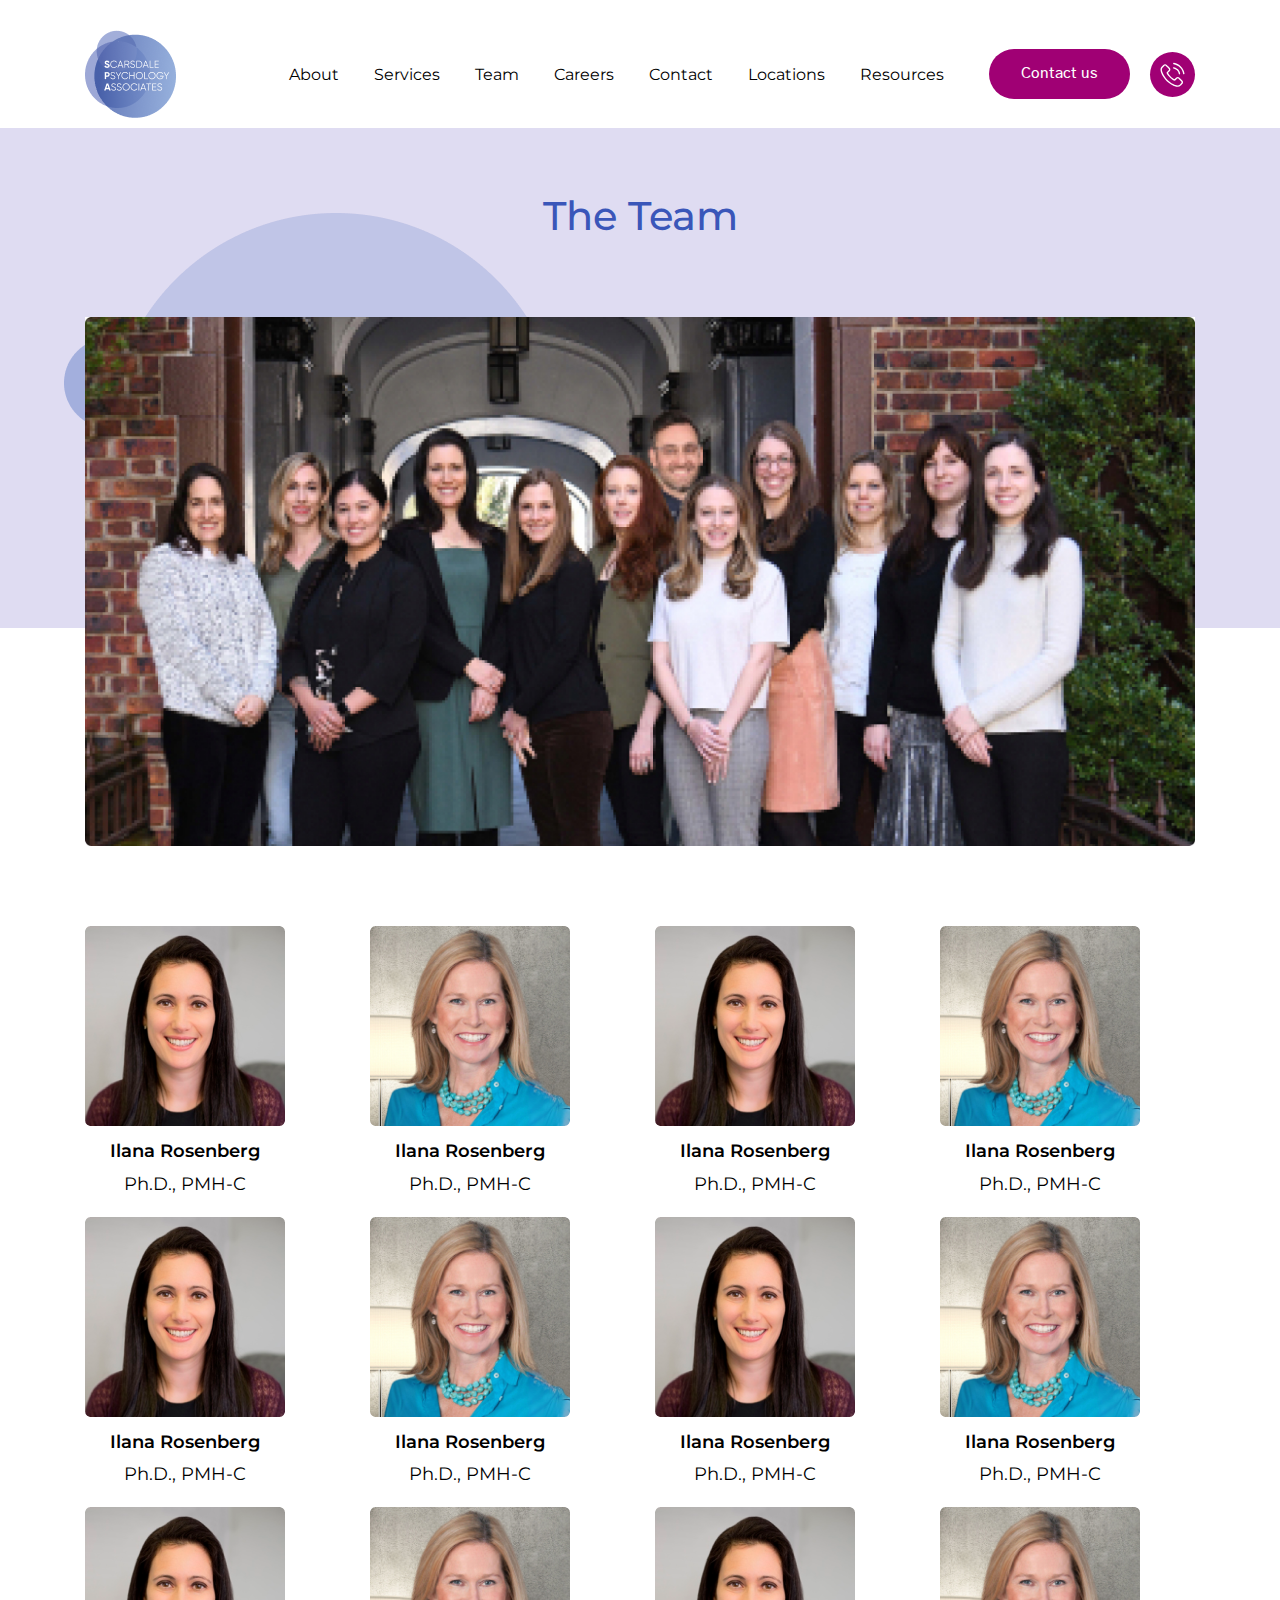
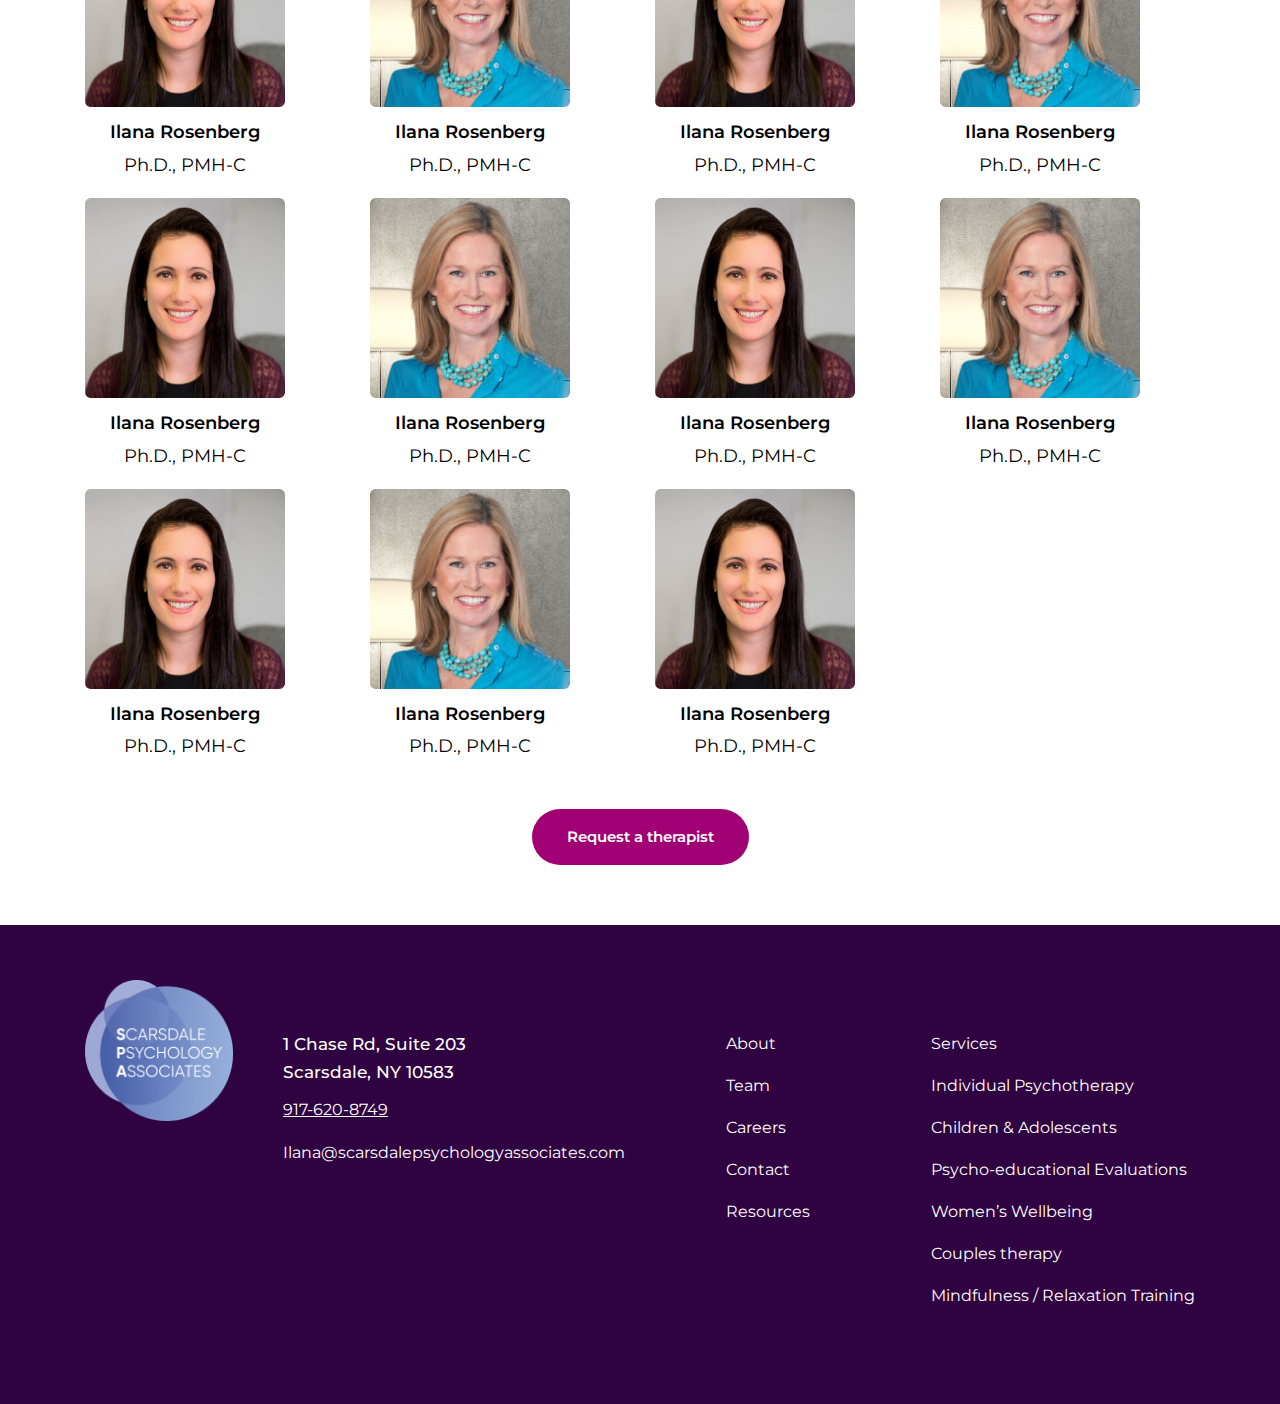
<file: team.html>
<!DOCTYPE html>
<html lang="en">
   <head>
      <meta charset="UTF-8">
      <meta http-equiv="X-UA-Compatible" content="IE=edge">
      <meta name="viewport" content="width=device-width, initial-scale=1.0">
      <title>Spa-Team</title>
      <!------ CSS here ----->
      <link rel="stylesheet" href="assets/css/magnific-popup.css">
      <!--Magnific-Popup-Css -->
      <link rel="stylesheet" href="assets/css/slick.css">
      <!-- Slick Css -->
      <link rel="stylesheet" href="assets/css/bootstrap.min.css">
      <!-- Boostrap Min Css -->
      <link rel="stylesheet" href="style.css">
      <!-- Main CSS -->
   </head>
   <body>
      <div id="page">
         <!------- Html Start ------------>
         <!----- Header-Start-------->
         <header class="main-header">
            <div class="container">
               <div class="logo">
                  <a href="index.html">
                     <img src="assets/images/logo.png">
                  </a>
               </div>
               <div class="main-menu">
                  <ul>
                     <li>
                        <a href="about.html">About</a>
                     </li>
                     <li>
                        <a href="service.html">Services</a>
                     </li>
                     <li>
                        <a href="team.html">Team</a>
                     </li>
                     <li>
                        <a href="careers.html">Careers</a>
                     </li>
                     <li>
                        <a href="#">Contact</a>
                     </li>
                     <li>
                        <a href="#">Locations</a>
                     </li>
                     <li>
                        <a href="#">Resources</a>
                     </li>
                  </ul>
                  <div class="hamburger">
                     <span class="bar"></span>
                     <span class="bar"></span>
                     <span class="bar"></span>
                  </div>
               </div>
               <div class="header-btn-right">
                  <a href="#" class="site-btn">Contact us</a>
                  <a href="tel:01864067413" class="phone-btn">
                     <svg width="25" height="25" viewBox="0 0 24 25" fill="currentColor">
                        <path d="M18.9777 15.6992C18.4856 15.1869 17.8921 14.913 17.2631 14.913C16.6392 14.913 16.0406 15.1818 15.5282 15.6942L13.9252 17.2921C13.7934 17.2211 13.6615 17.1551 13.5346 17.0892C13.352 16.9979 13.1796 16.9116 13.0324 16.8203C11.5309 15.8666 10.1663 14.6238 8.85758 13.0158C8.22349 12.2143 7.79738 11.5396 7.48794 10.8548C7.90391 10.4743 8.28944 10.0786 8.66482 9.69819C8.80686 9.55615 8.94889 9.40904 9.09093 9.26701C10.1562 8.20173 10.1562 6.82195 9.09093 5.75667L7.70607 4.37182C7.54882 4.21456 7.38649 4.05223 7.23431 3.88991C6.92994 3.5754 6.61036 3.25074 6.28063 2.94638C5.78858 2.45939 5.20014 2.20068 4.58126 2.20068C3.96239 2.20068 3.36381 2.45939 2.85653 2.94638C2.85146 2.95145 2.85146 2.95145 2.84639 2.95652L1.12166 4.69647C0.472347 5.34578 0.102037 6.13713 0.0208736 7.05529C-0.100872 8.53653 0.335383 9.91632 0.670184 10.8193C1.49197 13.0361 2.71957 15.0905 4.55083 17.2921C6.77269 19.9451 9.44602 22.0402 12.4998 23.5163C13.6665 24.0693 15.2239 24.7236 16.9638 24.8352C17.0703 24.8403 17.1819 24.8454 17.2834 24.8454C18.4552 24.8454 19.4393 24.4243 20.2104 23.5873C20.2154 23.5772 20.2256 23.5721 20.2307 23.562C20.4944 23.2424 20.7988 22.9533 21.1184 22.6438C21.3365 22.4358 21.5597 22.2177 21.7778 21.9894C22.28 21.4669 22.5438 20.8582 22.5438 20.2343C22.5438 19.6052 22.275 19.0016 21.7626 18.4943L18.9777 15.6992ZM20.7937 21.0408C20.7887 21.0459 20.7887 21.0408 20.7937 21.0408C20.5959 21.2539 20.393 21.4466 20.1749 21.6597C19.8451 21.9742 19.5103 22.3039 19.1958 22.6743C18.6835 23.2221 18.0798 23.4808 17.2885 23.4808C17.2124 23.4808 17.1312 23.4808 17.0551 23.4757C15.5485 23.3794 14.1484 22.7909 13.0984 22.2887C10.2272 20.8988 7.70607 18.9255 5.61103 16.4246C3.88123 14.3397 2.72464 12.4121 1.95866 10.3424C1.48689 9.07932 1.31442 8.0952 1.39051 7.16689C1.44124 6.57338 1.66951 6.08133 2.09055 5.66029L3.82035 3.93049C4.06892 3.69714 4.3327 3.57032 4.59141 3.57032C4.91099 3.57032 5.1697 3.76309 5.33203 3.92541C5.3371 3.93049 5.34218 3.93556 5.34725 3.94063C5.65668 4.22978 5.9509 4.52907 6.26034 4.84865C6.4176 5.01098 6.57992 5.17331 6.74225 5.34071L8.12711 6.72557C8.66482 7.26328 8.66482 7.7604 8.12711 8.29811C7.98 8.44522 7.83796 8.59233 7.69085 8.73437C7.26474 9.17062 6.85892 9.57644 6.4176 9.97212C6.40745 9.98226 6.3973 9.98734 6.39223 9.99748C5.95598 10.4337 6.03714 10.8598 6.12845 11.149C6.13352 11.1642 6.1386 11.1794 6.14367 11.1946C6.50383 12.0672 7.01111 12.8889 7.78216 13.868L7.78723 13.8731C9.18731 15.5978 10.6635 16.9421 12.2918 17.9718C12.4998 18.1037 12.7129 18.2102 12.9158 18.3117C13.0984 18.403 13.2709 18.4892 13.418 18.5806C13.4383 18.5907 13.4586 18.6059 13.4788 18.6161C13.6513 18.7023 13.8136 18.7429 13.981 18.7429C14.4021 18.7429 14.6659 18.4791 14.7521 18.3929L16.487 16.658C16.6595 16.4855 16.9334 16.2775 17.253 16.2775C17.5675 16.2775 17.8262 16.4754 17.9834 16.6478C17.9885 16.6529 17.9885 16.6529 17.9936 16.658L20.7887 19.4531C21.3112 19.9705 21.3112 20.5031 20.7937 21.0408Z" fill="white" />
                        <path d="M12.9717 6.52758C14.3007 6.75078 15.508 7.3798 16.4718 8.34362C17.4357 9.30744 18.0596 10.5148 18.2879 11.8438C18.3437 12.1786 18.6328 12.412 18.9626 12.412C19.0031 12.412 19.0386 12.4069 19.0792 12.4018C19.4546 12.3409 19.7032 11.9858 19.6423 11.6105C19.3684 10.0024 18.6075 8.53639 17.4458 7.37473C16.2842 6.21307 14.8181 5.45216 13.2101 5.17824C12.8347 5.11736 12.4847 5.36593 12.4187 5.73624C12.3528 6.10655 12.5963 6.46671 12.9717 6.52758Z" fill="white" />
                        <path d="M23.9896 11.4127C23.5381 8.76477 22.2902 6.35522 20.3727 4.43773C18.4553 2.52023 16.0457 1.27234 13.3977 0.820865C13.0274 0.75492 12.6774 1.00856 12.6115 1.37887C12.5506 1.75425 12.7991 2.10427 13.1745 2.17021C15.5384 2.57096 17.6943 3.69203 19.4089 5.40155C21.1235 7.11613 22.2395 9.27205 22.6403 11.6359C22.6961 11.9707 22.9852 12.2041 23.3149 12.2041C23.3555 12.2041 23.391 12.199 23.4316 12.1939C23.8019 12.1381 24.0556 11.7831 23.9896 11.4127Z" fill="white" />
                     </svg>
                  </a>
               </div>
            </div>
         </header>
         <!-----Header-End---------->
         <!------Banner-Section-Start-------->
         <section class="team banner-wrapper">
            <div class="banner-shape">
               <img src="assets//images/team-banner-shape.png">
            </div>
            <div class="container">
               <div class="row">
                  <div class="col-md-12 text-center">
                     <div class="banner-item">
                        <h1>The Team</h1>
                     </div>
                  </div>
               </div>
            </div>
         </section>
         <section class="team-big-iamge">
            <div class="container">
               <div class="team-image">
                  <img src="assets/images/our-team-image.jpg">
               </div>
            </div>
         </section>
         <!------Banner-Section-End-------->
         <!------Team-Box-Section-Start-------->
         <section class="team-box-wrapper">
            <div class="container">
               <div class="row">
                  <div class="col-12 col-md-4 col-lg-3">
                     <div class="single-team-box">
                        <div class="single-team-image">
                           <img src="assets/images/team-1.png">
                        </div>
                        <div class="team-thumb">
                           <h5>Ilana Rosenberg</h5>
                           <span>Ph.D., PMH-C</span>
                        </div>
                     </div>
                  </div>
                  <div class="col-12 col-md-4 col-lg-3">
                     <div class="single-team-box">
                        <div class="single-team-image">
                           <img src="assets/images/team-2.png">
                        </div>
                        <div class="team-thumb">
                           <h5>Ilana Rosenberg</h5>
                           <span>Ph.D., PMH-C</span>
                        </div>
                     </div>
                  </div>
                  <div class="col-12 col-md-4 col-lg-3">
                     <div class="single-team-box">
                        <div class="single-team-image">
                           <img src="assets/images/team-1.png">
                        </div>
                        <div class="team-thumb">
                           <h5>Ilana Rosenberg</h5>
                           <span>Ph.D., PMH-C</span>
                        </div>
                     </div>
                  </div>
                  <div class="col-12 col-md-4 col-lg-3">
                     <div class="single-team-box">
                        <div class="single-team-image">
                           <img src="assets/images/team-2.png">
                        </div>
                        <div class="team-thumb">
                           <h5>Ilana Rosenberg</h5>
                           <span>Ph.D., PMH-C</span>
                        </div>
                     </div>
                  </div>
                  <div class="col-12 col-md-4 col-lg-3">
                     <div class="single-team-box">
                        <div class="single-team-image">
                           <img src="assets/images/team-1.png">
                        </div>
                        <div class="team-thumb">
                           <h5>Ilana Rosenberg</h5>
                           <span>Ph.D., PMH-C</span>
                        </div>
                     </div>
                  </div>
                  <div class="col-12 col-md-4 col-lg-3">
                     <div class="single-team-box">
                        <div class="single-team-image">
                           <img src="assets/images/team-2.png">
                        </div>
                        <div class="team-thumb">
                           <h5>Ilana Rosenberg</h5>
                           <span>Ph.D., PMH-C</span>
                        </div>
                     </div>
                  </div>
                  <div class="col-12 col-md-4 col-lg-3">
                     <div class="single-team-box">
                        <div class="single-team-image">
                           <img src="assets/images/team-1.png">
                        </div>
                        <div class="team-thumb">
                           <h5>Ilana Rosenberg</h5>
                           <span>Ph.D., PMH-C</span>
                        </div>
                     </div>
                  </div>
                  <div class="col-12 col-md-4 col-lg-3">
                     <div class="single-team-box">
                        <div class="single-team-image">
                           <img src="assets/images/team-2.png">
                        </div>
                        <div class="team-thumb">
                           <h5>Ilana Rosenberg</h5>
                           <span>Ph.D., PMH-C</span>
                        </div>
                     </div>
                  </div>
                  <div class="col-12 col-md-4 col-lg-3">
                     <div class="single-team-box">
                        <div class="single-team-image">
                           <img src="assets/images/team-1.png">
                        </div>
                        <div class="team-thumb">
                           <h5>Ilana Rosenberg</h5>
                           <span>Ph.D., PMH-C</span>
                        </div>
                     </div>
                  </div>
                  <div class="col-12 col-md-4 col-lg-3">
                     <div class="single-team-box">
                        <div class="single-team-image">
                           <img src="assets/images/team-2.png">
                        </div>
                        <div class="team-thumb">
                           <h5>Ilana Rosenberg</h5>
                           <span>Ph.D., PMH-C</span>
                        </div>
                     </div>
                  </div>
                  <div class="col-12 col-md-4 col-lg-3">
                     <div class="single-team-box">
                        <div class="single-team-image">
                           <img src="assets/images/team-1.png">
                        </div>
                        <div class="team-thumb">
                           <h5>Ilana Rosenberg</h5>
                           <span>Ph.D., PMH-C</span>
                        </div>
                     </div>
                  </div>
                  <div class="col-12 col-md-4 col-lg-3">
                     <div class="single-team-box">
                        <div class="single-team-image">
                           <img src="assets/images/team-2.png">
                        </div>
                        <div class="team-thumb">
                           <h5>Ilana Rosenberg</h5>
                           <span>Ph.D., PMH-C</span>
                        </div>
                     </div>
                  </div>
                  <div class="col-12 col-md-4 col-lg-3">
                     <div class="single-team-box">
                        <div class="single-team-image">
                           <img src="assets/images/team-1.png">
                        </div>
                        <div class="team-thumb">
                           <h5>Ilana Rosenberg</h5>
                           <span>Ph.D., PMH-C</span>
                        </div>
                     </div>
                  </div>
                  <div class="col-12 col-md-4 col-lg-3">
                     <div class="single-team-box">
                        <div class="single-team-image">
                           <img src="assets/images/team-2.png">
                        </div>
                        <div class="team-thumb">
                           <h5>Ilana Rosenberg</h5>
                           <span>Ph.D., PMH-C</span>
                        </div>
                     </div>
                  </div>
                  <div class="col-12 col-md-4 col-lg-3">
                     <div class="single-team-box">
                        <div class="single-team-image">
                           <img src="assets/images/team-1.png">
                        </div>
                        <div class="team-thumb">
                           <h5>Ilana Rosenberg</h5>
                           <span>Ph.D., PMH-C</span>
                        </div>
                     </div>
                  </div>
                  <div class="col-12 col-md-4 col-lg-3">
                     <div class="single-team-box">
                        <div class="single-team-image">
                           <img src="assets/images/team-2.png">
                        </div>
                        <div class="team-thumb">
                           <h5>Ilana Rosenberg</h5>
                           <span>Ph.D., PMH-C</span>
                        </div>
                     </div>
                  </div>
                  <div class="col-12 col-md-4 col-lg-3">
                     <div class="single-team-box">
                        <div class="single-team-image">
                           <img src="assets/images/team-1.png">
                        </div>
                        <div class="team-thumb">
                           <h5>Ilana Rosenberg</h5>
                           <span>Ph.D., PMH-C</span>
                        </div>
                     </div>
                  </div>
                  <div class="col-12 col-md-4 col-lg-3">
                     <div class="single-team-box">
                        <div class="single-team-image">
                           <img src="assets/images/team-2.png">
                        </div>
                        <div class="team-thumb">
                           <h5>Ilana Rosenberg</h5>
                           <span>Ph.D., PMH-C</span>
                        </div>
                     </div>
                  </div>
                  <div class="col-12 col-md-4 col-lg-3">
                     <div class="single-team-box">
                        <div class="single-team-image">
                           <img src="assets/images/team-1.png">
                        </div>
                        <div class="team-thumb">
                           <h5>Ilana Rosenberg</h5>
                           <span>Ph.D., PMH-C</span>
                        </div>
                     </div>
                  </div>
               </div>
               <div class="team-btn text-center">
                  <a href="#" class="site-btn">Request a therapist</a>
               </div>
            </div>
         </section>
         <!------Team-Box-Section-End-------->
         <!-- Footer Section Start -->
         <footer class="footer-wrapper">
            <div class="container">
               <div class="row">
                  <div class="col-12 col-lg-6">
                     <div class="footer-widget">
                        <div class="footer-logo">
                           <img src="assets/images/footer-logo.png">
                        </div>
                        <div class="footer-info">
                           <h5 class="footer-subtitle">1 Chase Rd, Suite 203 <br /> Scarsdale, NY 10583 </h5>
                           <p>
                              <a href="tel:917-620-8749" class="contact-number">917-620-8749</a>
                           </p>
                           <p>
                              <a href="mailto:Ilana@scarsdalepsychologyassociates.com">Ilana@scarsdalepsychologyassociates.com</a>
                           </p>
                        </div>
                     </div>
                  </div>
                  <div class="col-12 col-lg-6">
                     <div class="footer-widget">
                        <div class="footer-list">
                           <ul>
                              <li>
                                 <a href="#">About</a>
                              </li>
                              <li>
                                 <a href="#">Team</a>
                              </li>
                              <li>
                                 <a href="#">Careers</a>
                              </li>
                              <li>
                                 <a href="#">Contact</a>
                              </li>
                              <li>
                                 <a href="#">Resources</a>
                              </li>
                           </ul>
                        </div>
                        <div class="footer-list">
                           <ul>
                              <li>
                                 <a href="#">Services</a>
                              </li>
                              <li>
                                 <a href="#">Individual Psychotherapy</a>
                              </li>
                              <li>
                                 <a href="#">Children & Adolescents</a>
                              </li>
                              <li>
                                 <a href="#">Psycho-educational Evaluations</a>
                              </li>
                              <li>
                                 <a href="#">Women’s Wellbeing</a>
                              </li>
                              <li>
                                 <a href="#">Couples therapy</a>
                              </li>
                              <li>
                                 <a href="#">Mindfulness / Relaxation Training</a>
                              </li>
                           </ul>
                        </div>
                     </div>
                  </div>
               </div>
            </div>
         </footer>
         <!-- Footer Section End -->
         <!--------- JS here -------->
         <script src="assets/js/jquery-1.12.4.min.js"></script>
         <script src="assets/js/slick.min.js"></script>
         <script src="assets/js/jquery.magnific-popup.min.js"></script>
         <script src="assets/js/main.js"></script>
      </div>
   </body>
</html>
</file>
<file: style.css>
@import url('https://fonts.googleapis.com/css2?family=Gothic+A1:wght@500&family=Montserrat:ital,wght@0,400;0,500;0,600;0,700;1,500&display=swap');
:root {
  --primary: #3A56B9;
  --secondery: #627AC6;
  --dark-blue: #2F2571;
  --spa-light-purple: #A3AFDD;
  --spa-cream: #FEFAF5;
  --spa-purple-dark: #540375;
  --spa-red: #A00074;
  --spa-pink: #E9A4B4;
  --black: #000000;
  --white-color: #fff;
}


/*
===============================
Global CSS START
===============================
*/

body {
  margin: 0;
  padding: 0;
  color: var(--black);
  font-weight: 400;
  font-size: 1.125rem;
  line-height:  1.625rem;
  font-family: 'Montserrat', sans-serif;
}

html,
body {
  min-width: 320px;
  scroll-behavior: smooth;
}

img {
  max-width: 100%;
  height: auto;
  transition: all 0.3s ease-out 0s;
  display: block;
}

a,
.button {
  -webkit-transition: all 0.3s ease-out 0s;
  -moz-transition: all 0.3s ease-out 0s;
  -ms-transition: all 0.3s ease-out 0s;
  -o-transition: all 0.3s ease-out 0s;
  transition: all 0.3s ease-out 0s;
}

a:focus,
.button:focus {
  text-decoration: none;
  outline: none;
}

a:focus,
a:hover,
.portfolio-cat a:hover,
.footer -menu li a:hover {
  color: var(--white-color);
  text-decoration: none;
}

h1,
h2,
h3,
h4,
h5,
h6 {
  font-weight: normal;
  font-style: normal;
  font-weight: 500;
  text-transform: normal;
  line-height: 1.2;
}


h1 {
  font-size: 1.875rem; /* 30px */
}

h2 {
  font-size: 1.75rem; /* 28px */
}

h3 {
  font-size: 1.5rem; /* 24px */
}

h4 {
  font-size: 1.25rem; /* 20px */
}

h5 {
  font-size: 1.125rem; /* 18px */
}

@media screen and (min-width: 991px) {
h1 {
    font-size: 2.5rem; /* 40px */
}

h2 {
    font-size: 2.1875rem; /* 35px */
}

h3 {
    font-size: 1.75rem; /* 28px */
 }

h4 {
    font-size: 1.5rem; /* 24px */
 }

h5 {
  font-size: 1.125rem; /* 18px */

  }
}

@media screen and (min-width: 1360px) {
h1 {
    font-size: 2.875rem; /* 46px */
}

h2 {
    font-size: 2.5rem; /* 40px */
}

h3 {
    font-size: 2.125rem; /* 34px */
}

h4 {
    font-size: 1.5rem; /* 24px */
}

h5 {
  font-size: 1.125rem; /* 18px */
}

}

h1 a,
h2 a,
h3 a,
h4 a,
h5 a,
h6 a {
  color: inherit;
}

ul {
  margin: 0;
  padding: 0;
  list-style: none;
}

/*
============================
Main Btn Style Start
===========================
*/

.site-btn {
  font-size: 15px;
  font-weight: 600;
  padding: 15px 35px;
  border-radius: 40px;
  display: inline-block;
  color: var(--white-color);
  background-color: var(--spa-red);
  transition: 0.3s all ease;
}

.site-btn:hover {
  color: var(--white-color);
  background-color: var(--black);
}

/*
==========================
Main Btn Style End
==========================
*/


#page {
  overflow: hidden;
}

.section-title h2 {
  margin-bottom: 20px;
  color: var(--spa-purple-dark);
}

/*
============================
Global CSS END
============================
*/

/*
============================
Header Section Start
============================
*/

.main-header .container {
  display: flex;
  align-items: center;
}

.main-header {
  padding-top: 30px;
  padding-bottom: 10px;
  position: relative;
}

.main-menu {
  margin-right: 45px;
}

.main-menu ul li {
	position: relative;
	display: inline-block;
	margin-left: 30px;
}

.main-menu ul li a {
  color: var(--black);
  font-size: 1rem;
  display: block;
  font-weight: 400;
  transition: 0.3s allm ease;
}

.main-menu ul li:hover > a {
  color: var(--spa-red);
}

.hamburger {
  display: none;
  cursor: pointer;
}

.bar {
  display: block;
  width: 25px;
  height: 3px;
  margin: 5px auto;
  -webkit-transition: all 0.3s ease-in-out;
  transition: all 0.3s ease-in-out;
  background-color: var(--primary);
}

.main-menu, header-btn-right {
  margin-left: auto;
}

.header-btn-right {
  display: flex;
  align-items: center;
  gap: 20px;
}

.header-btn-right .site-btn {
	padding: 12px 32px;
  font-weight: 500;
   font-family: 'Gothic A1', sans-serif;
}

.header-btn-right .phone-btn {
  color: var(--white-color);
  background-color: var(--spa-red);
  width: 45px;
  height: 45px;
  display: flex;
  align-items: center;
  justify-content: center;
  border-radius: 50%;
  transition: 0.3s all ease;
}

.header-btn-right .phone-btn:hover {
  color: var(--white-color);
  background-color: var(--black);
}

/*
============================
Header Section  End
============================
*/

/*
============================
Banner Section Start
============================
*/

.home.banner-wrapper {
	min-height: 750px;
}

.banner-wrapper {
  display: flex;
  align-items: center;
  min-height: 500px;
  background-color: #DFDCF2;
  background-size: cover;
  background-position: center right;
  background-repeat: no-repeat;
  position: relative;
}

.home .banner-shape {
	top: 8%;
}
.banner-shape {
  position: absolute;
  top: 8%;
  left: 5%;
}

.banner-item {
  max-width: 512px;
}

.banner-item h1 {
  color: var(--primary);
  line-height: 1.3;
  margin-bottom: 15px;
}

.banner-item p {
  margin-bottom: 20px;
}

.banner-sm-content {
  font-weight: 700;
  margin-bottom: 30px;
}
/*
============================
Banner Section End
============================
*/

/*
============================
About Section Start
============================
*/

.about-wrapper {
  padding-top: 80px;
  padding-bottom: 80px;
}

.about.about-wrapper {
	margin-top: 50px;
}

.about.banner-wrapper .banner-item, .careers.banner-wrapper .banner-item {
  max-width: 544px;
}

.primary-text {
	color: var(--primary) !important;
}

.about-list li {
	display: flex;
	align-items: center;
	font-size: 1.125rem;
	line-height: 30px;
	position: relative;
	margin-bottom: 10px;
	padding-left: 32px;
}

.about-list li:before {
  content: "";
  width: 18px;
  height: 18px;
  left: 0;
  position: absolute;
  background-image: url(assets/images/check-primary.png);
  background-repeat: no-repeat;
  background-size: contain;
  object-fit: cover;
  object-position: center;
  display: inline-block;
}

.about .section-title {
	max-width: 522px;
}

.about .section-title p {
	line-height: 30px;
	margin-bottom: 15px;
}

.about-right img {
  margin-right: 50px;
  margin-left: auto;
}

.about-content {
	max-width: 550px;
}

.about-content h4 {
  font-weight: 600;
  line-height: 40px;
  margin-bottom: 10px;
}

.about-content span {
  font-size: 20px;
  display: block;
  margin-bottom: 10px;
}

.about-content .site-btn {
	margin-top: 8px;
}

.our-approach {
	padding-bottom: 25px;
}

.our-focus {
	background-color: var(--spa-cream);
	padding-top: 130px;
}

.our-founder .about-content {
	max-width: 600px;
}

.our-founder .about-content h2 {
  color: var(--spa-purple-dark);
}

/*
============================
Our Team Section Start
============================
*/

.our-team-wrapper {
  background-color: var(--spa-cream);
  padding-top: 70px;
  padding-bottom: 80px;
}

.our-team-wrapper .section-title {
  max-width: 600px;
  margin-right: auto;
  margin-left: auto;
}

.team-person img {
  margin-right: auto;
  margin-left: auto;
  margin-top: 30px;
}

.team-btn {
	margin-top: 30px;
}
/*
============================
Our Team Section Start
============================
*/

/*
============================
About Section End
============================
*/


/*
============================
Service Section Start
============================
*/

.service-content-wrapper {
  padding-top: 80px;
  padding-bottom: 80px;
}

.service-content-wrapper .section-title {
  max-width: 789px;
  margin-right: auto;
  margin-left: auto;
}

.service-content-wrapper .section-title h4 {
  color: var(--primary);
  margin-bottom: 30px;
}

.service-content-wrapper .section-title p {
  margin-bottom: 20px;
}

.service.about.about-wrapper {
	background-color: var(--spa-cream);
	padding-top: 100px;
	margin-top: 0;
}

.service .section-title {
  max-width: 100%;
}




.service-testimonial-wrapper {
	background-color: #DFDCF2;
	padding-top: 60px;
	padding-bottom: 60px;
	position: relative;
}

.test-shape {
  position: absolute;
}

.test-shape.shape-1 {
  left: 16%;
  bottom: 0;
}

.test-shape.shape-2 {
  right: 18%;
  top: 4%;
}

.testimonial-text span {
  color: var(--spa-purple-dark);
  font-size: 24px;
  font-style: italic;
  line-height: 1.6;
}

.testimonial-text {
	max-width: 695px;
	margin-right: auto;
	margin-left: auto;
	z-index: 9;
	position: relative;
}

.testimonial-text p {
  margin-top: 10px;
  font-size: 20px;
  color: var(--spa-purple-dark);
}

/*
============================
Service Section End
============================
*/

/*
============================
Our Team Section Start
============================
*/

.team .banner-item {
	max-width: 100%;
}

.team.banner-wrapper {
	display: block;
}
.banner-shape {
	position: absolute;
	top: 17%;
	left: 5%;
}
.team .banner-item {
  margin-top: 62px;
}

.team-image {
  position: relative;
  margin-top: -28%;
}

.team-box-wrapper {
  padding-top: 80px;
  padding-bottom: 60px;
}

.single-team-box {
  max-width: 200px;
  text-align: center;
  margin-bottom: 20px;
}

.team-thumb {
 margin-top: 15px;
}

.team-thumb h5 {
  font-weight: 600;
}

.team-thumb span {
  font-size: 18px;
}
/*
============================
Our Team Section End
============================
*/


/*
============================
Spa Offers Section Start
============================
*/

.spa-offers-wrapper {
  padding-top: 70px;
  padding-bottom: 70px;
  background-color: var(--spa-cream);
}

.spa-offers-box {
  background-color: var(--white-color);
  box-shadow: 0px 0px 10px 0px rgba(221,221,221,0.75);
  text-align: center;
  padding: 18px 25px 35px 25px;
  margin-bottom: 30px;
}

.spa-offers-icon img {
  margin-right: auto;
  margin-left: auto;
  margin-bottom: 10px;
}

.spa-offers-box p {
  line-height: 30px;
}
/*
============================
Spa Offers Section End
============================
*/



/*
============================
Personalize Section Start
============================
*/

.personalize-matching-wrapper .section-title {
  max-width: 780px;
  margin-right: auto;
  margin-left: auto;
}

.personalize-matching-wrapper .section-title h2 {
  color: var(--white-color);
}

.personalize-matching-wrapper .section-title p {
  color: var(--white-color);
}

.personalize-matching-wrapper {
  padding-top: 80px;
  padding-bottom: 80px;
  background-image: url(assets/images/personalize-bg.jpg);
  background-repeat: no-repeat;
  background-size: cover;
  background-position: center;
  background-color: var(--spa-purple-dark);
}

.personalize-box-wrap {
  max-width: 900px;
  display: flex;
  justify-content: center;
  align-items: center;
  margin: 40px auto;
}

.count-circle-box {
  padding: 25px;
  height: 302px;
  width: 302px;
  display: flex;
  align-items: center;
  border-radius: 50%;
  background-color: var(--spa-pink);
  overflow: hidden;
}

.count-circle-box:nth-child(2) {
  background-color: var(--spa-light-purple);
}

.count-circle-box:nth-child(3) {
  background-color: var(--primary);
}

.count-content {
	width: 100%;
	height: 100%;
	padding: 35px;
	border-radius: 50%;
	background-color: var(--white-color);
	display: flex;
	align-items: center;
	justify-content: center;
	flex-direction: column;
	text-align: center;
  overflow: hidden;
}

.count-content h2, .count-content h4 {
  color: var(--spa-red);
  font-weight: 600;
}

.count-content h4 {
	font-size: 22px;
}

.count-content p {
  font-size: 16px;
  font-weight: 600;
  line-height: 24px;
}

.appointment-btn {
  text-align: center;
}

.appointment-btn .site-btn {
  background: transparent;
  border: 1px solid var(--white-color);
}

.appointment-btn:hover .site-btn {
  background-color: var(--spa-red);
}

/*
============================
Personalize Section End
============================
*/

/*
============================
Ourselves Section Start
============================
*/

.ourselves-wrapper {
  display: flex;
  align-items: center;
  height: 460px;
  position: relative;
  background-color: var(--dark-blue);
}

 .ourselves-wrapper:after {
  content: "";
  position: absolute;
  right: 0;
  width: 50%;
  height: 100%;
  background-image: url(assets/images/room-image.jpg);
  background-size: cover;
  background-position: center;
} 

.ourselves-shape {
  position: absolute;
  top: 0;
}

.ourselves-content {
	max-width: 400px;
	z-index: 2;
	position: relative;
}

.ourselves-content span {
  color: var(--white-color);
  font-size: 24px;
  font-style: italic;
  line-height: 1.6;
}

.ourselves-content p {
  color: var(--white-color);
  margin-top: 10px;
  font-size: 20px;
  font-weight: 400;
}
/*
============================
Ourselves Section End
============================
*/


/*
============================
Our Service Section Start
============================
*/
.our-service-wrapper {
  padding-top: 100px;
  padding-bottom: 100px;
  background-color: var(--spa-cream);
  position: relative;
}

.service-shape {
  position: absolute;
}

.service-shape.shape-1 {
  left: 0;
  top: 42%;
  width: 15%;
}

.service-shape.shape-2 {
  right: 0;
  top: 0;
  width: 14%;
}

.our-service-wrapper .section-title h2 {
	color: var(--spa-red);
	margin-bottom: 80px;
}

.service-box {
	text-align: center;
	max-width: 290px;
	margin: 0 auto;
	margin-bottom: 50px;
}

.service-icon img {
  margin: 0 auto;
}

.service-content h5 {
	font-size: 20px;
	margin-top: 8px;
	margin-bottom: 15px;
  color: var(--spa-purple-dark);
}

.read-more-btn span {
	padding-left: 5px;
}

.service-content p {
  margin-bottom: 10px;
}

.read-more-btn {
  color: var(--spa-purple-dark);
  font-size: 15px;
}

.read-more-btn:hover {
	color: var(--black);
}

.service-list-wrapper {
  padding-top: 80px;
  padding-bottom: 60px;
}

.list-title {
  color: var(--primary);
  margin-bottom: 20px;
}

.list-wrap ul li {
	margin-bottom: 6px;
	margin-right: 20px;
}

/*
=============================
Our Service Section Start
============================-
*/


/*
============================
Our Articles Blog Section 
============================
*/

.our-articles-blog-wrapper {
  padding-top: 80px;
  padding-bottom: 60px;
}

.section-title h3 {
  color: var(--primary);
  margin-bottom: 40px;
}

.section-title h3 span {
	font-weight: 600;
}

.articles-blog-box {
	background-color: var(--white-color);
	box-shadow: 0px 0px 40px -2px rgba(221,221,221,0.75);
	margin-bottom: 30px;
  transition: 0.3s all ease;
}

.articles-blog-box:hover {
	box-shadow: 0px 0px 20px 8px rgba(221,221,221,0.75);
}

.articles-image {
  overflow: hidden;
}

.articles-image img {
  width: 100%;
  height: 100%;
  transition: 0.5s all ease-in-out;
}

.articles-image:hover img {
  transform: scale(1.2);
}

.articles-content {
	padding: 20px 0 20px 25px;
}

.articles-content h5 {
  line-height: 1.5;
}

.articles-content h5 a:hover {
  color: var(--spa-purple-dark);
}

.articles-content .author {
  display: block;
  margin-bottom: 15px;
  margin-top: 35px;
}

.our-articles-blog-wrapper .site-btn {
	margin-top: 15px;
}

/*
============================
Our Articles Blog End
============================
*/


/*
===============================
Our Locations Section Start
===============================
*/

.our-locations-wrapper {
  padding-top: 80px;
  padding-bottom: 80px;
  background-color: var(--spa-cream);
}

.our-locations-wrapper .section-title h2 {
  color: var(--primary);
  margin-bottom: 60px;
}

.locations-box {
  text-align: center;
  display: block;
}

.addres-home img {
  width: 100%;
}

.locations-box h4 {
  color: var(--dark-blue);
  margin-top: 30px;
}

.locations-box h4:hover a {
  color: var(--primary);
}


/*
===============================
Our Locations Section End
===============================
*/


/*
============================
Footer Section Start
============================
*/

.footer-wrapper {
  padding-top: 70px;
  padding-bottom: 80px;
  background-color: #2F0242;
}

.footer-widget {
	display: flex;
	gap: 50px;
	margin-top: 35px;
}

.footer-logo {
	margin-top: -50px;
}

.footer-subtitle {
	color: var(--white-color);
	margin-bottom: 10px;
	line-height: 28px;
	font-size: 17px;
}

.footer-info p a {
	color: var(--white-color);
	font-size: 16px;
}

.contact-number {
  text-decoration: underline;
}

.footer-list {
  margin-left: auto;
}

.footer-list li {
  margin-bottom: 15px;
}

.footer-list li a {
  color: var(--white-color);
  font-size: 16px;
}

/*
============================
Footer Section End
============================
*/



/*
============================
Responsive Style Start
============================
*/

@media screen and (min-width: 1360px) {

.container{
   max-width: 1320px;
}

}
/* -----Laptop--device-screen--------- */
@media only screen and (max-width:1199px) {

body {
  font-size: 1rem;
}

.header-btn-right .phone-btn {
  display: none;
}

.main-menu {
	margin-right: 30px;
}

.main-menu ul li {
	margin-left: 15px;
}

.banner-wrapper {
  background-position: center;
}

.ourselves-banner {
	width: 50%;
	height: 100%;
}

.team.banner-wrapper {
	min-height: 400px;
}


.footer-widget {
	gap: 30px;
}

}
/* -----Tablet--device-screen--------- */
@media only screen and (max-width:991px) {

.hamburger {
  display: block;
}
  
.hamburger.active .bar:nth-child(2) {
  opacity: 0;
  
}
  
.hamburger.active .bar:nth-child(1) {
  transform: translateY(8px) rotate(45deg);
  
}
  
.hamburger.active .bar:nth-child(3) {
  transform: translateY(-8px) rotate(-45deg);
}
  
.main-menu ul {
  position: absolute;
  left: -100%;
  top: 100%;
  width: 100%;
  z-index: 9;
  text-align: center;
  display: flex;
  flex-direction: column;
  background-color: var(--primary);
  transition: 0.3s all ease;
  padding: 50px 0;
}
  
.main-menu ul.active {
  left: 0;
}
  
.main-menu ul li {
   margin: 12px 0;
}
  
.main-menu ul li a {
  color: var(--white-color);
  font-size: 14px;
  transition: 0.3s all ease;
}

.main-menu ul li a:hover {
  color: var(--spa-pink);
}

.home.banner-wrapper {
	min-height: 620px;
}

.about.about-wrapper {
	margin-top: 0;
}

.about-list li {
	font-size: 1rem;
}

.about-right {
	margin-top: 25px;
}

.personalize-box-wrap {
	flex-wrap: wrap;
}

.personalize-box-wrap .count-circle-box:last-child {
  margin-top: -43px;
}

.count-content h2, .count-content h4 {
	margin: 0;
}

.count-circle-box {
	padding: 25px;
	height: 290px;
	width: 290px;
}

.count-content p {
	font-size: 15px;
	font-weight: 600;
	line-height: 22px;
}

.ourselves-content {
	max-width: 330px;
	z-index: 2;
	position: relative;
}

.ourselves-content span {
	font-size: 20px;
	line-height: 1.5;
}

.ourselves-wrapper {
	height: 450px;
}

.ourselves-content p {
	font-size: 16px;
}

.our-service-wrapper {
	padding-top: 55px;
	padding-bottom: 55px;
}

.our-service-wrapper .section-title h2 {
	margin-bottom: 50px;
}

.service-box {
	margin-bottom: 30px;
}

.service.shape-1 {
	top: 64%;
}

.our-locations-wrapper {
	padding-top: 60px;
	padding-bottom: 60px;
	background-color: var(--spa-cream);
}

.test-shape.shape-2 {
	right: 0;
	top: 4%;
}

.test-shape.shape-1 {
	left: 0;
}

.team.banner-wrapper {
	min-height: 325px;
}

.team .banner-shape {
	position: absolute;
	top: 17%;
	left: 5%;
	width: 35%;
}

.footer-widget {
	justify-content: space-between;
}

.footer-list {
	margin-left: 0;
}

}
/* -----Mobile--device-screen--------- */
@media only screen and (max-width:767px) {

.banner-wrapper {
  min-height: 305px;
}

.header-btn-right {
  display: flex;
  align-items: center;
  gap: 20px;
  display: none;
}

.banner-shape {
	display: none;
}

br {
	display: none;
}

.about-wrapper {
	padding-top: 30px;
	padding-bottom: 30px;
}

.personalize-box-wrap {
	margin: 25px auto;
}

.personalize-box-wrap .count-circle-box:last-child {
	margin-top: 0;
}

.count-circle-box {
	padding: 25px;
	height: 280px;
	width: 280px;
}

.ourselves-wrapper {
	height: 400px;
}
.ourselves-wrapper::after {
	width: 100%;
	height: 50%;
	bottom: 0;
}

.ourselves-wrapper {
	align-items: start;
	padding-top: 40px;
}

.ourselves-content span {
	font-size: 18px;
}

.service.about.about-wrapper {
	padding-top: 50px;
}

.service-shape {
	display: none;
}

.articles-content .author {
	margin-top: 20px;
}

.our-locations-wrapper {
	padding-top: 40px;
	padding-bottom: 40px;
}

.locations-box h4 {
	color: var(--dark-blue);
	margin-top: 20px;
}

.our-locations-wrapper {
	padding-bottom: 20px;
}

.our-locations-wrapper .section-title h2 {
	margin-bottom: 30px;
}

.locations-box {
	margin-bottom: 20px;
}

.test-shape {
	position: absolute;
	display: none;
}

.testimonial-text span {
	font-size: 18px;
	line-height: 1.5;
}

.testimonial-text p {
	font-size: 16px;
}

.service-list-wrapper {
	padding-top: 60px;
}

.list-title {
	color: var(--primary);
	margin-bottom: 12px;
}

.team.banner-wrapper {
	min-height: 250px;
}

.single-team-box {
	max-width: 100%;
	margin-bottom: 15px;
}

.single-team-image img {
	margin: 0 auto;
}

.spa-offers-wrapper {
	padding-top: 40px;
	padding-bottom: 30px;
}

.footer-wrapper {
	padding-top: 40px;
	padding-bottom: 40px;
}

.footer-widget {
	justify-content: center;
	flex-direction: column;
	text-align: center;
}

.footer-logo {
	margin-top: 0;
	margin-right: auto;
	margin-left: auto;
}

}
/*
============================
Responsive Style End
============================
*/
</file>
